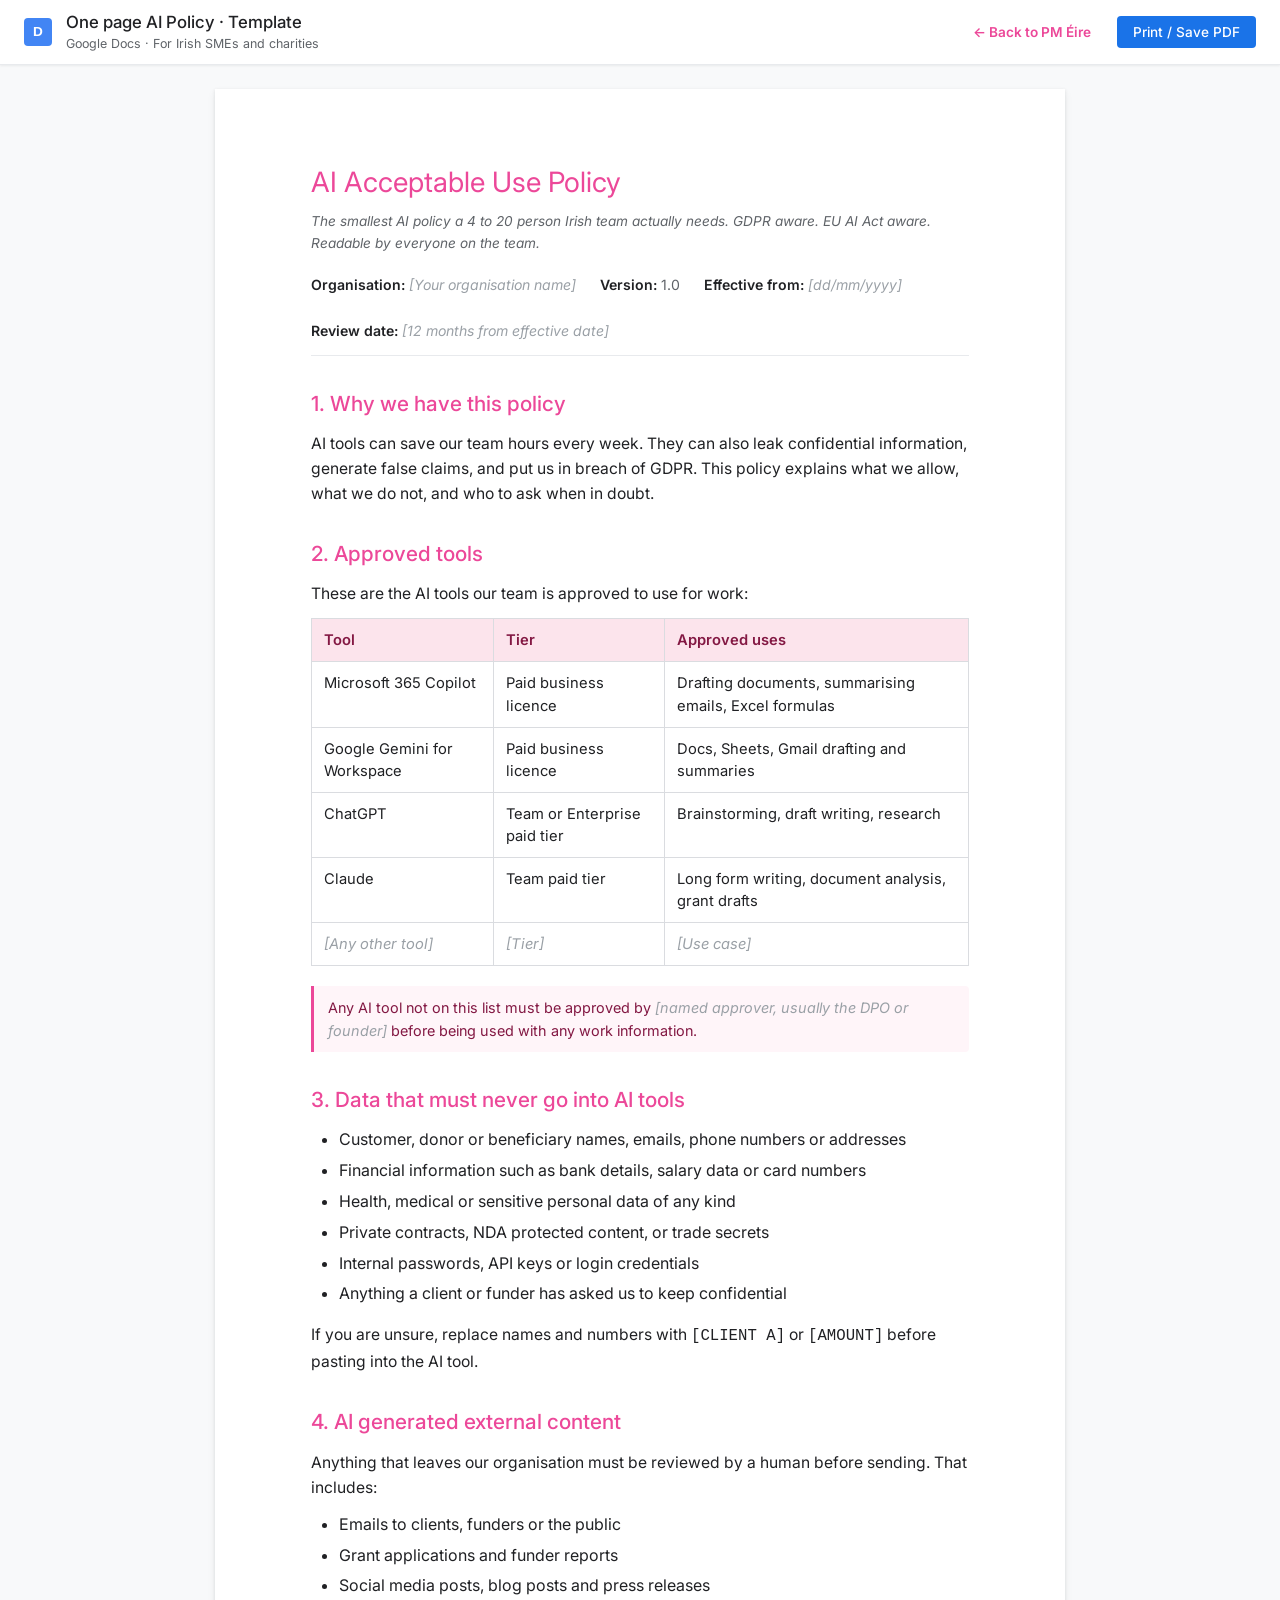
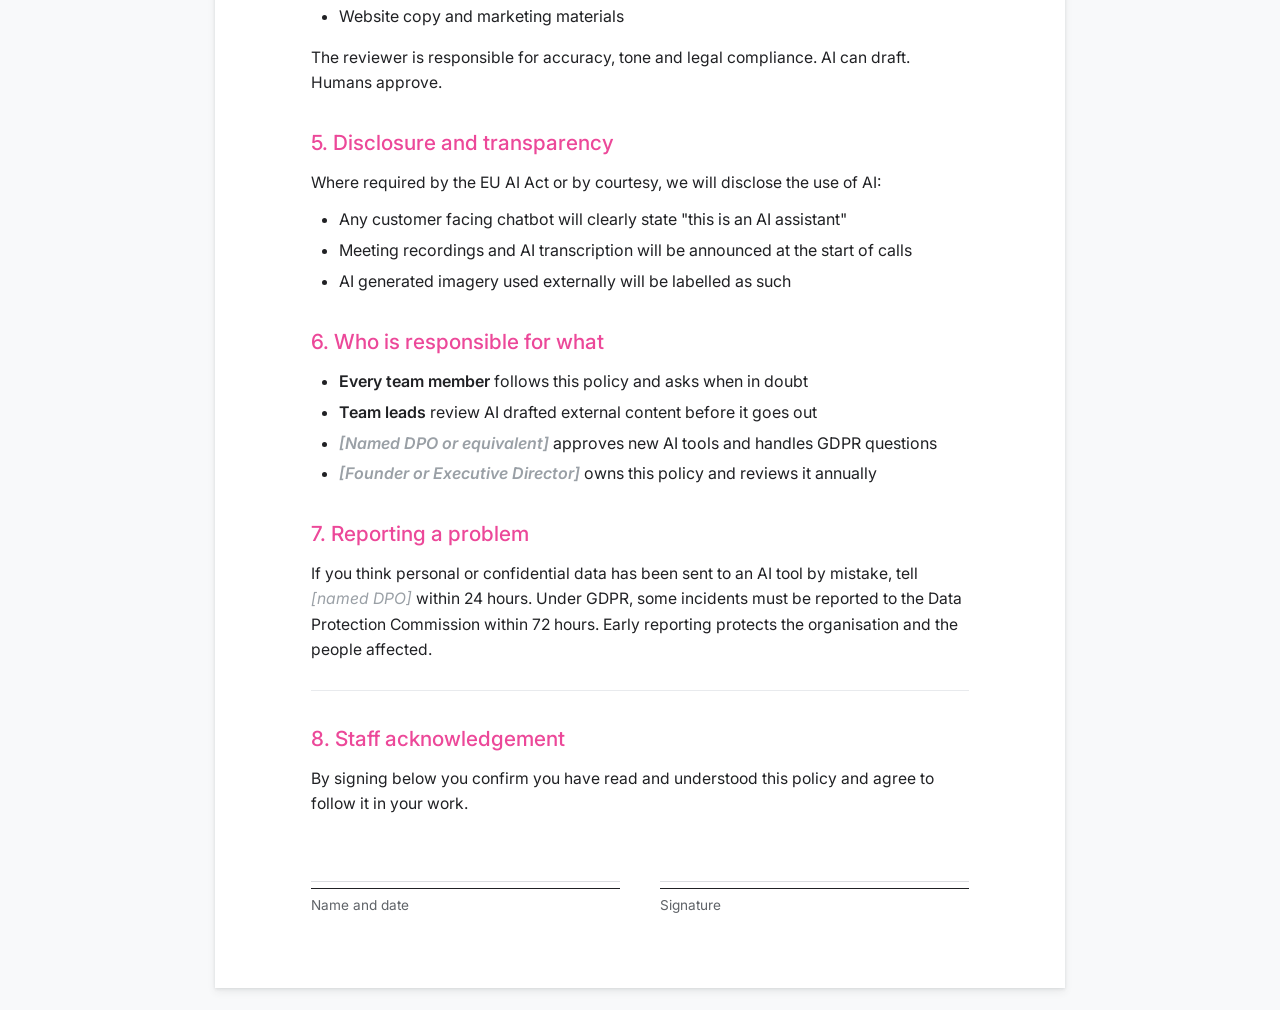
<file: ai-policy.html>
<!DOCTYPE html>
<html lang="en">
<head>
<meta charset="UTF-8">
<meta name="viewport" content="width=device-width, initial-scale=1.0">
<title>One page AI Policy Template · PM Éire</title>
<link href="https://fonts.googleapis.com/css2?family=Inter:wght@300;400;500;600;700&display=swap" rel="stylesheet">
<link rel="stylesheet" href="shared.css">
</head>
<body>

<div class="gdoc-bar">
  <div class="gdoc-logo">D</div>
  <div class="gdoc-title">
    <strong>One page AI Policy · Template</strong>
    <small>Google Docs · For Irish SMEs and charities</small>
  </div>
  <a href="../tools.html#templates" class="back-link">← Back to PM Éire</a>
  <button class="copy-btn" onclick="window.print()">Print / Save PDF</button>
</div>

<article class="gdoc-page">

  <h1>AI Acceptable Use Policy</h1>
  <p class="sub">The smallest AI policy a 4 to 20 person Irish team actually needs. GDPR aware. EU AI Act aware. Readable by everyone on the team.</p>

  <div class="meta-line">
    <span><strong>Organisation:</strong> <span class="placeholder">[Your organisation name]</span></span>
    <span><strong>Version:</strong> 1.0</span>
    <span><strong>Effective from:</strong> <span class="placeholder">[dd/mm/yyyy]</span></span>
    <span><strong>Review date:</strong> <span class="placeholder">[12 months from effective date]</span></span>
  </div>

  <h2>1. Why we have this policy</h2>
  <p>AI tools can save our team hours every week. They can also leak confidential information, generate false claims, and put us in breach of GDPR. This policy explains what we allow, what we do not, and who to ask when in doubt.</p>

  <h2>2. Approved tools</h2>
  <p>These are the AI tools our team is approved to use for work:</p>
  <table>
    <thead>
      <tr><th>Tool</th><th>Tier</th><th>Approved uses</th></tr>
    </thead>
    <tbody>
      <tr>
        <td>Microsoft 365 Copilot</td>
        <td>Paid business licence</td>
        <td>Drafting documents, summarising emails, Excel formulas</td>
      </tr>
      <tr>
        <td>Google Gemini for Workspace</td>
        <td>Paid business licence</td>
        <td>Docs, Sheets, Gmail drafting and summaries</td>
      </tr>
      <tr>
        <td>ChatGPT</td>
        <td>Team or Enterprise paid tier</td>
        <td>Brainstorming, draft writing, research</td>
      </tr>
      <tr>
        <td>Claude</td>
        <td>Team paid tier</td>
        <td>Long form writing, document analysis, grant drafts</td>
      </tr>
      <tr>
        <td class="placeholder">[Any other tool]</td>
        <td class="placeholder">[Tier]</td>
        <td class="placeholder">[Use case]</td>
      </tr>
    </tbody>
  </table>
  <p class="hint">Any AI tool not on this list must be approved by <span class="placeholder">[named approver, usually the DPO or founder]</span> before being used with any work information.</p>

  <h2>3. Data that must never go into AI tools</h2>
  <ul>
    <li>Customer, donor or beneficiary names, emails, phone numbers or addresses</li>
    <li>Financial information such as bank details, salary data or card numbers</li>
    <li>Health, medical or sensitive personal data of any kind</li>
    <li>Private contracts, NDA protected content, or trade secrets</li>
    <li>Internal passwords, API keys or login credentials</li>
    <li>Anything a client or funder has asked us to keep confidential</li>
  </ul>
  <p>If you are unsure, replace names and numbers with <code>[CLIENT A]</code> or <code>[AMOUNT]</code> before pasting into the AI tool.</p>

  <h2>4. AI generated external content</h2>
  <p>Anything that leaves our organisation must be reviewed by a human before sending. That includes:</p>
  <ul>
    <li>Emails to clients, funders or the public</li>
    <li>Grant applications and funder reports</li>
    <li>Social media posts, blog posts and press releases</li>
    <li>Website copy and marketing materials</li>
  </ul>
  <p>The reviewer is responsible for accuracy, tone and legal compliance. AI can draft. Humans approve.</p>

  <h2>5. Disclosure and transparency</h2>
  <p>Where required by the EU AI Act or by courtesy, we will disclose the use of AI:</p>
  <ul>
    <li>Any customer facing chatbot will clearly state "this is an AI assistant"</li>
    <li>Meeting recordings and AI transcription will be announced at the start of calls</li>
    <li>AI generated imagery used externally will be labelled as such</li>
  </ul>

  <h2>6. Who is responsible for what</h2>
  <ul>
    <li><strong>Every team member</strong> follows this policy and asks when in doubt</li>
    <li><strong>Team leads</strong> review AI drafted external content before it goes out</li>
    <li><strong><span class="placeholder">[Named DPO or equivalent]</span></strong> approves new AI tools and handles GDPR questions</li>
    <li><strong><span class="placeholder">[Founder or Executive Director]</span></strong> owns this policy and reviews it annually</li>
  </ul>

  <h2>7. Reporting a problem</h2>
  <p>If you think personal or confidential data has been sent to an AI tool by mistake, tell <span class="placeholder">[named DPO]</span> within 24 hours. Under GDPR, some incidents must be reported to the Data Protection Commission within 72 hours. Early reporting protects the organisation and the people affected.</p>

  <hr class="divider">

  <h2>8. Staff acknowledgement</h2>
  <p>By signing below you confirm you have read and understood this policy and agree to follow it in your work.</p>
  <div class="sig-block">
    <div>
      <div class="field-line"></div>
      <div class="sig">Name and date</div>
    </div>
    <div>
      <div class="field-line"></div>
      <div class="sig">Signature</div>
    </div>
  </div>

</article>

</body>
</html>
</file>
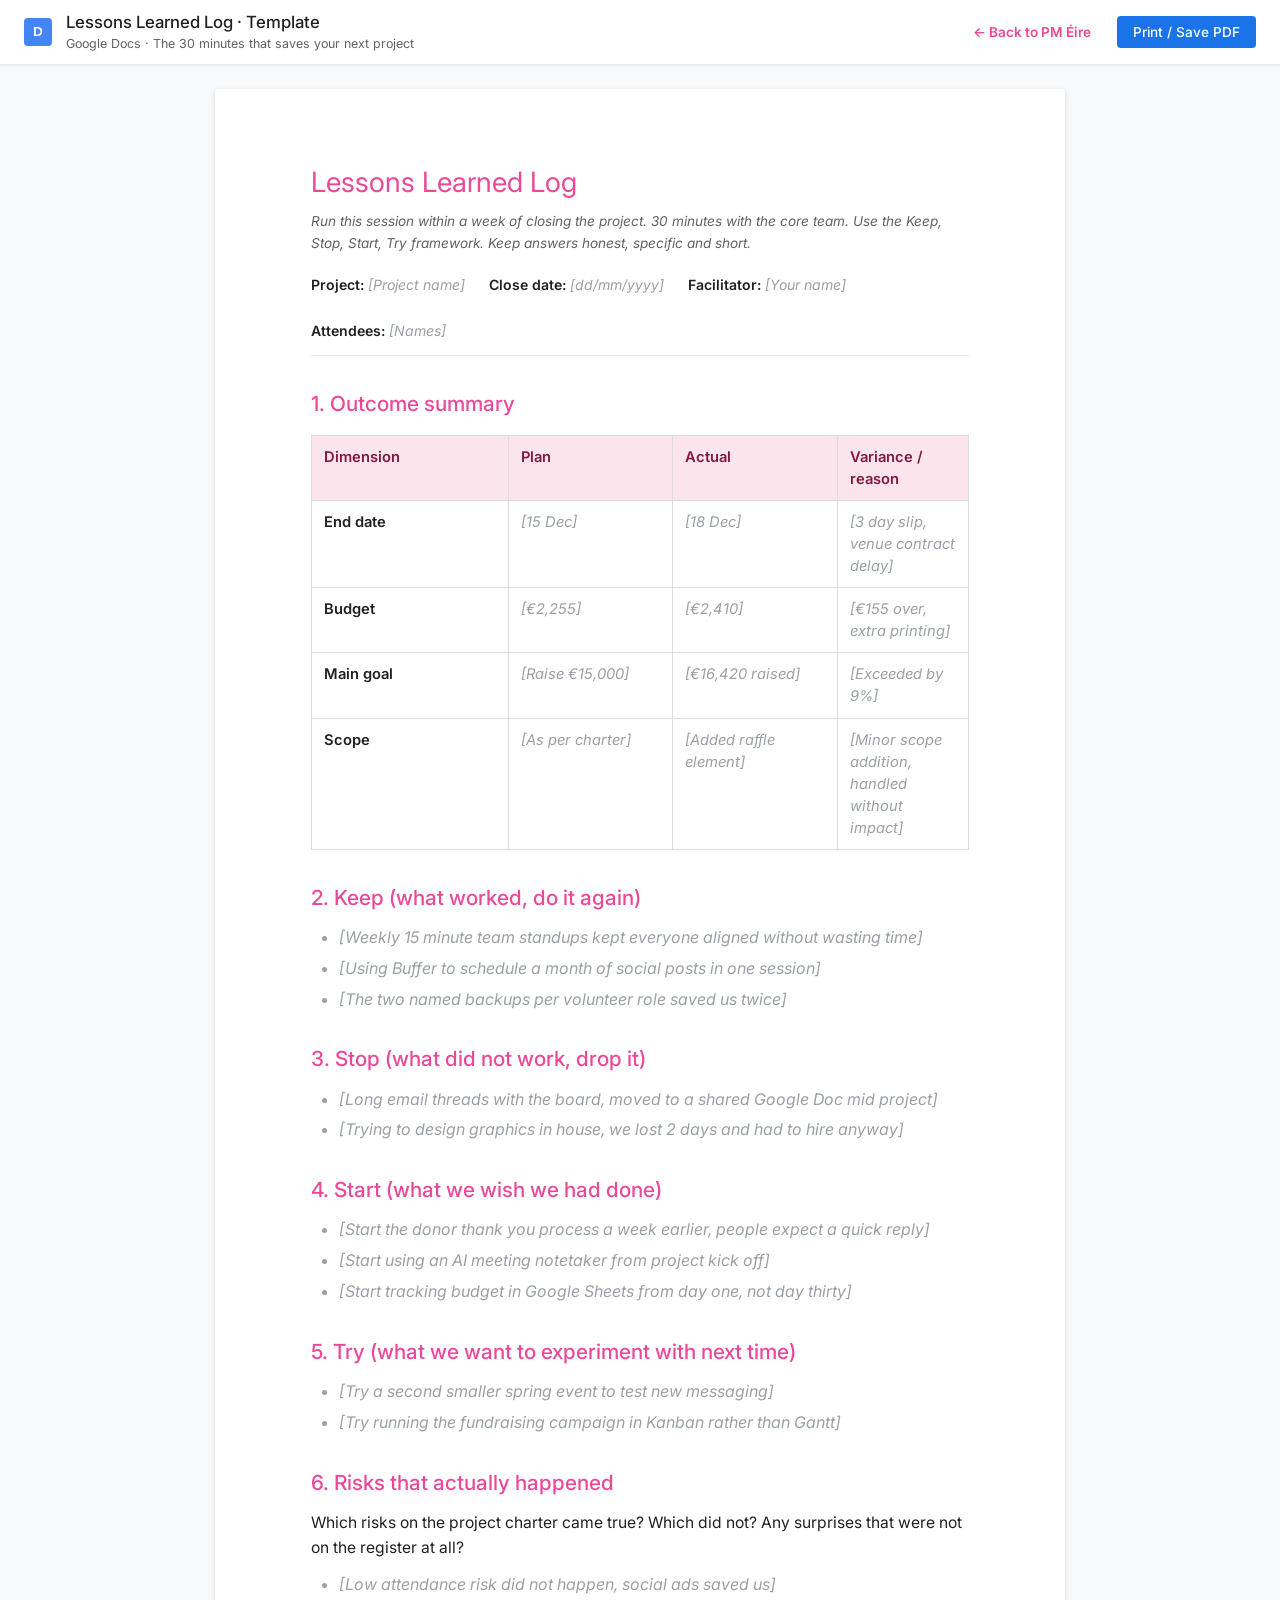
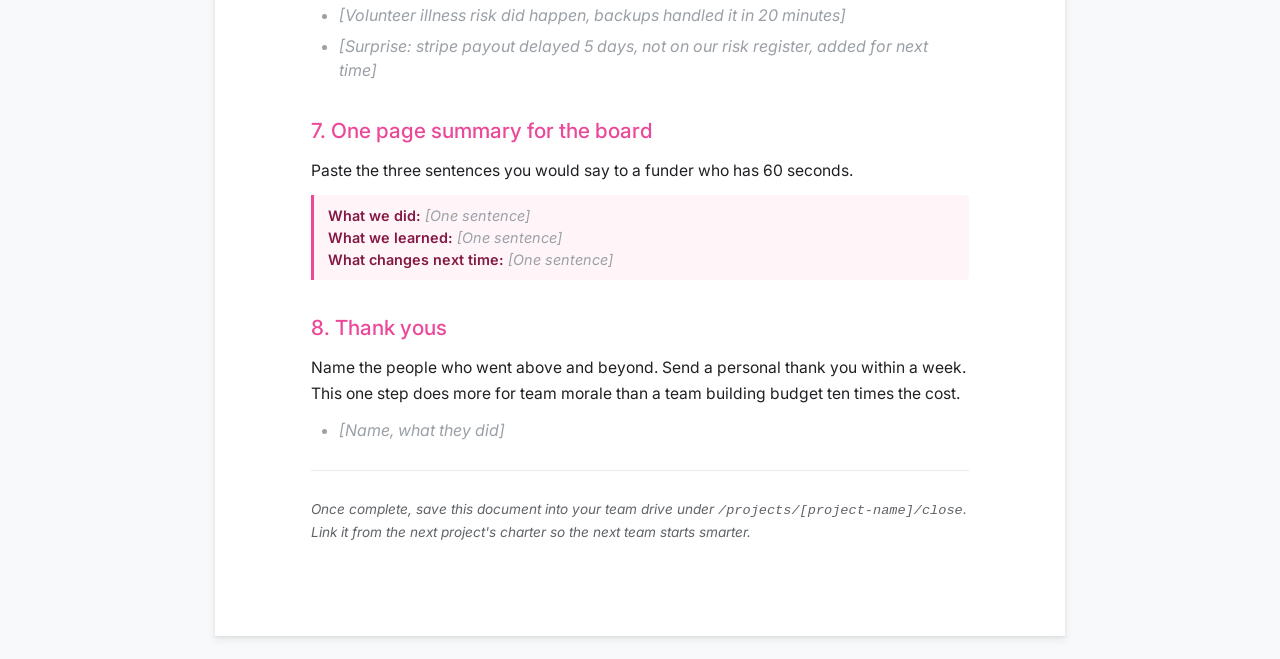
<file: lessons-learned.html>
<!DOCTYPE html>
<html lang="en">
<head>
<meta charset="UTF-8">
<meta name="viewport" content="width=device-width, initial-scale=1.0">
<title>Lessons Learned Log Template · PM Éire</title>
<link href="https://fonts.googleapis.com/css2?family=Inter:wght@300;400;500;600;700&display=swap" rel="stylesheet">
<link rel="stylesheet" href="shared.css">
</head>
<body>

<div class="gdoc-bar">
  <div class="gdoc-logo">D</div>
  <div class="gdoc-title">
    <strong>Lessons Learned Log · Template</strong>
    <small>Google Docs · The 30 minutes that saves your next project</small>
  </div>
  <a href="../tools.html#templates" class="back-link">← Back to PM Éire</a>
  <button class="copy-btn" onclick="window.print()">Print / Save PDF</button>
</div>

<article class="gdoc-page">

  <h1>Lessons Learned Log</h1>
  <p class="sub">Run this session within a week of closing the project. 30 minutes with the core team. Use the Keep, Stop, Start, Try framework. Keep answers honest, specific and short.</p>

  <div class="meta-line">
    <span><strong>Project:</strong> <span class="placeholder">[Project name]</span></span>
    <span><strong>Close date:</strong> <span class="placeholder">[dd/mm/yyyy]</span></span>
    <span><strong>Facilitator:</strong> <span class="placeholder">[Your name]</span></span>
    <span><strong>Attendees:</strong> <span class="placeholder">[Names]</span></span>
  </div>

  <h2>1. Outcome summary</h2>
  <table>
    <thead>
      <tr>
        <th style="width:30%">Dimension</th>
        <th style="width:25%">Plan</th>
        <th style="width:25%">Actual</th>
        <th>Variance / reason</th>
      </tr>
    </thead>
    <tbody>
      <tr>
        <td><strong>End date</strong></td>
        <td class="placeholder">[15 Dec]</td>
        <td class="placeholder">[18 Dec]</td>
        <td class="placeholder">[3 day slip, venue contract delay]</td>
      </tr>
      <tr>
        <td><strong>Budget</strong></td>
        <td class="placeholder">[€2,255]</td>
        <td class="placeholder">[€2,410]</td>
        <td class="placeholder">[€155 over, extra printing]</td>
      </tr>
      <tr>
        <td><strong>Main goal</strong></td>
        <td class="placeholder">[Raise €15,000]</td>
        <td class="placeholder">[€16,420 raised]</td>
        <td class="placeholder">[Exceeded by 9%]</td>
      </tr>
      <tr>
        <td><strong>Scope</strong></td>
        <td class="placeholder">[As per charter]</td>
        <td class="placeholder">[Added raffle element]</td>
        <td class="placeholder">[Minor scope addition, handled without impact]</td>
      </tr>
    </tbody>
  </table>

  <h2>2. Keep (what worked, do it again)</h2>
  <ul>
    <li class="placeholder">[Weekly 15 minute team standups kept everyone aligned without wasting time]</li>
    <li class="placeholder">[Using Buffer to schedule a month of social posts in one session]</li>
    <li class="placeholder">[The two named backups per volunteer role saved us twice]</li>
  </ul>

  <h2>3. Stop (what did not work, drop it)</h2>
  <ul>
    <li class="placeholder">[Long email threads with the board, moved to a shared Google Doc mid project]</li>
    <li class="placeholder">[Trying to design graphics in house, we lost 2 days and had to hire anyway]</li>
  </ul>

  <h2>4. Start (what we wish we had done)</h2>
  <ul>
    <li class="placeholder">[Start the donor thank you process a week earlier, people expect a quick reply]</li>
    <li class="placeholder">[Start using an AI meeting notetaker from project kick off]</li>
    <li class="placeholder">[Start tracking budget in Google Sheets from day one, not day thirty]</li>
  </ul>

  <h2>5. Try (what we want to experiment with next time)</h2>
  <ul>
    <li class="placeholder">[Try a second smaller spring event to test new messaging]</li>
    <li class="placeholder">[Try running the fundraising campaign in Kanban rather than Gantt]</li>
  </ul>

  <h2>6. Risks that actually happened</h2>
  <p>Which risks on the project charter came true? Which did not? Any surprises that were not on the register at all?</p>
  <ul>
    <li class="placeholder">[Low attendance risk did not happen, social ads saved us]</li>
    <li class="placeholder">[Volunteer illness risk did happen, backups handled it in 20 minutes]</li>
    <li class="placeholder">[Surprise: stripe payout delayed 5 days, not on our risk register, added for next time]</li>
  </ul>

  <h2>7. One page summary for the board</h2>
  <p>Paste the three sentences you would say to a funder who has 60 seconds.</p>
  <div class="hint">
    <strong>What we did:</strong> <span class="placeholder">[One sentence]</span><br>
    <strong>What we learned:</strong> <span class="placeholder">[One sentence]</span><br>
    <strong>What changes next time:</strong> <span class="placeholder">[One sentence]</span>
  </div>

  <h2>8. Thank yous</h2>
  <p>Name the people who went above and beyond. Send a personal thank you within a week. This one step does more for team morale than a team building budget ten times the cost.</p>
  <ul>
    <li class="placeholder">[Name, what they did]</li>
  </ul>

  <hr class="divider">
  <p class="sub">Once complete, save this document into your team drive under <code>/projects/[project-name]/close</code>. Link it from the next project's charter so the next team starts smarter.</p>

</article>

</body>
</html>
</file>
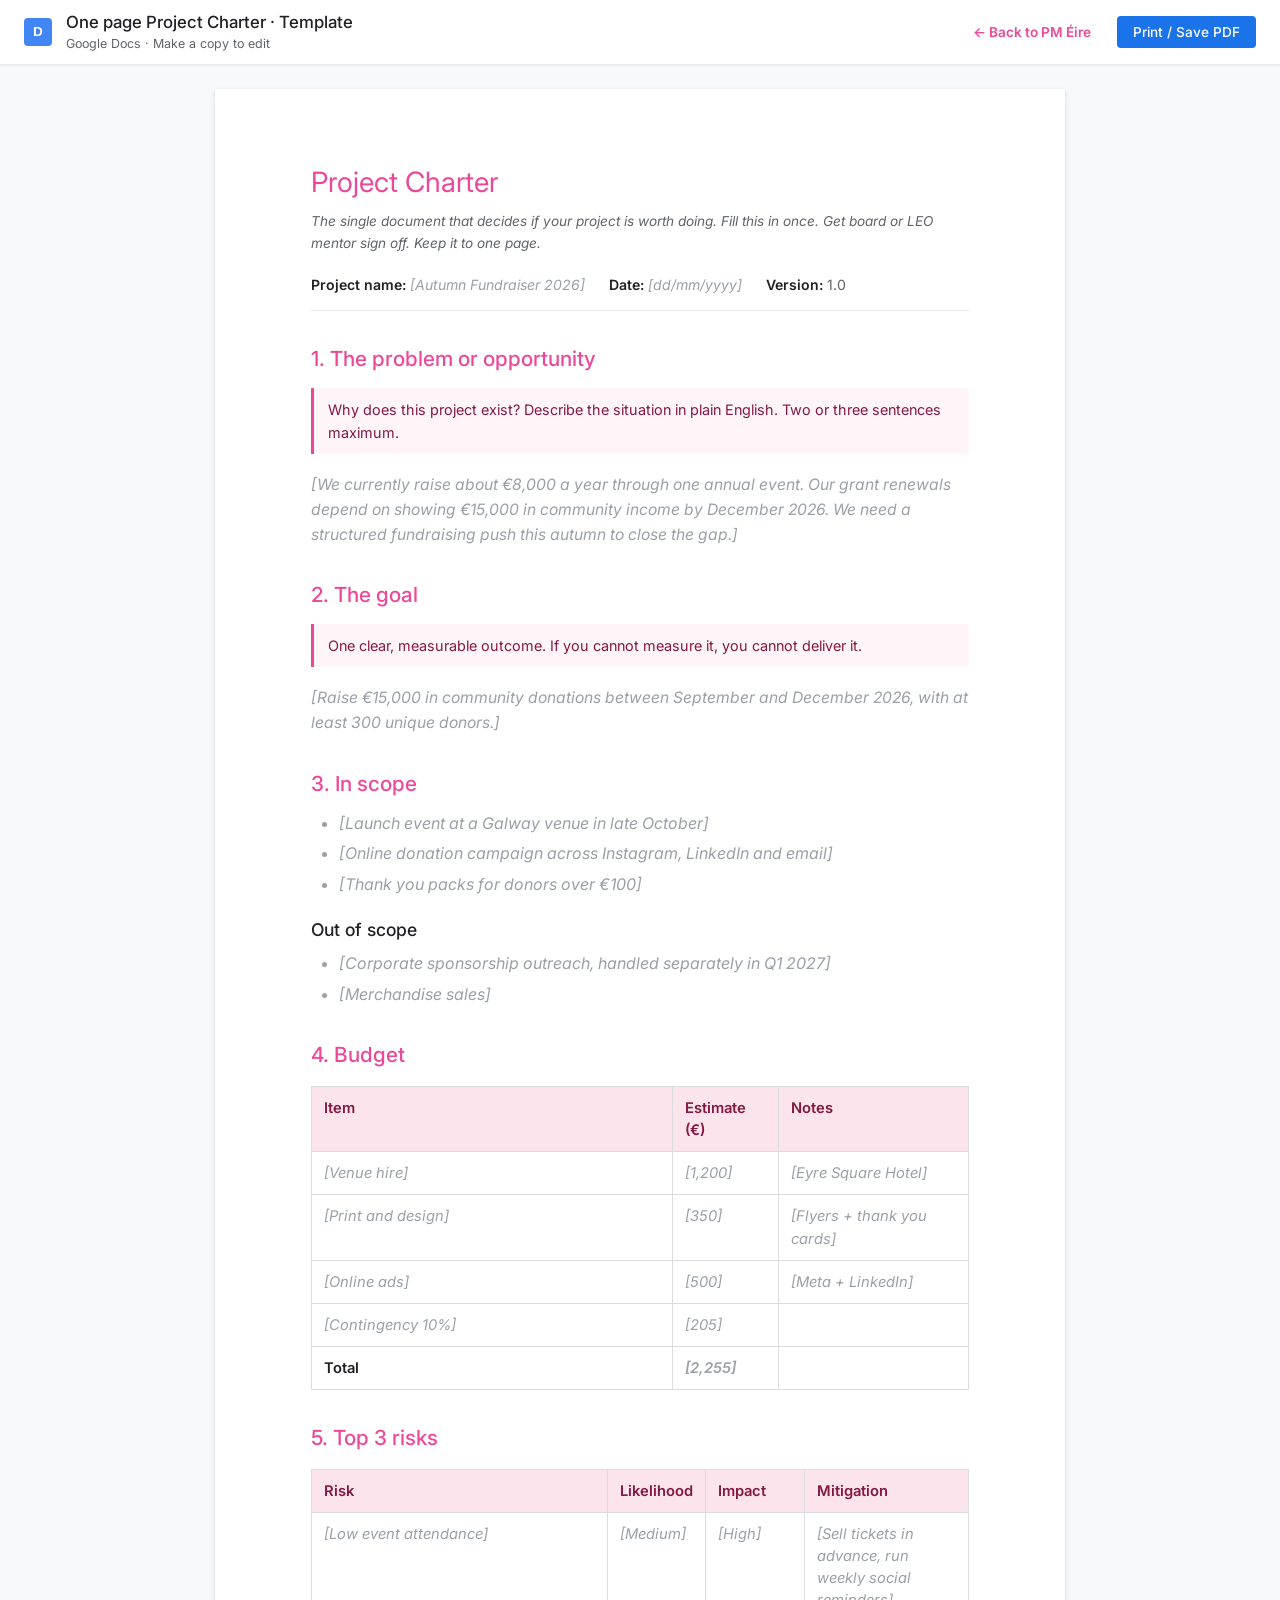
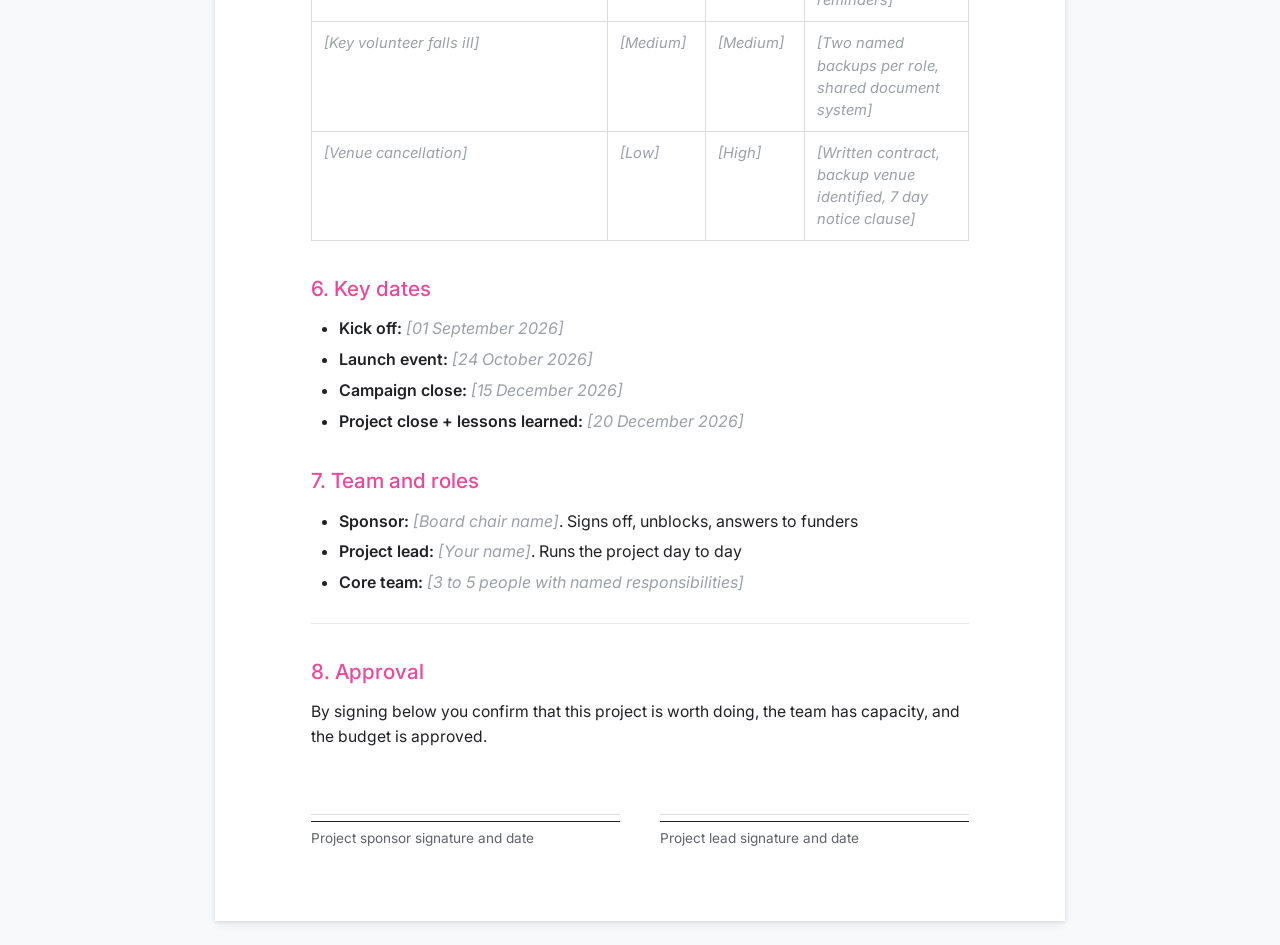
<file: project-charter.html>
<!DOCTYPE html>
<html lang="en">
<head>
<meta charset="UTF-8">
<meta name="viewport" content="width=device-width, initial-scale=1.0">
<title>Project Charter Template · PM Éire</title>
<link href="https://fonts.googleapis.com/css2?family=Inter:wght@300;400;500;600;700&display=swap" rel="stylesheet">
<link rel="stylesheet" href="shared.css">
</head>
<body>

<div class="gdoc-bar">
  <div class="gdoc-logo">D</div>
  <div class="gdoc-title">
    <strong>One page Project Charter · Template</strong>
    <small>Google Docs · Make a copy to edit</small>
  </div>
  <a href="../tools.html#templates" class="back-link">← Back to PM Éire</a>
  <button class="copy-btn" onclick="window.print()">Print / Save PDF</button>
</div>

<article class="gdoc-page">

  <h1>Project Charter</h1>
  <p class="sub">The single document that decides if your project is worth doing. Fill this in once. Get board or LEO mentor sign off. Keep it to one page.</p>

  <div class="meta-line">
    <span><strong>Project name:</strong> <span class="placeholder">[Autumn Fundraiser 2026]</span></span>
    <span><strong>Date:</strong> <span class="placeholder">[dd/mm/yyyy]</span></span>
    <span><strong>Version:</strong> 1.0</span>
  </div>

  <h2>1. The problem or opportunity</h2>
  <p class="hint">Why does this project exist? Describe the situation in plain English. Two or three sentences maximum.</p>
  <p class="placeholder">[We currently raise about €8,000 a year through one annual event. Our grant renewals depend on showing €15,000 in community income by December 2026. We need a structured fundraising push this autumn to close the gap.]</p>

  <h2>2. The goal</h2>
  <p class="hint">One clear, measurable outcome. If you cannot measure it, you cannot deliver it.</p>
  <p class="placeholder">[Raise €15,000 in community donations between September and December 2026, with at least 300 unique donors.]</p>

  <h2>3. In scope</h2>
  <ul>
    <li class="placeholder">[Launch event at a Galway venue in late October]</li>
    <li class="placeholder">[Online donation campaign across Instagram, LinkedIn and email]</li>
    <li class="placeholder">[Thank you packs for donors over €100]</li>
  </ul>

  <h3>Out of scope</h3>
  <ul>
    <li class="placeholder">[Corporate sponsorship outreach, handled separately in Q1 2027]</li>
    <li class="placeholder">[Merchandise sales]</li>
  </ul>

  <h2>4. Budget</h2>
  <table>
    <thead>
      <tr>
        <th style="width:55%">Item</th>
        <th>Estimate (€)</th>
        <th>Notes</th>
      </tr>
    </thead>
    <tbody>
      <tr><td class="placeholder">[Venue hire]</td><td class="placeholder">[1,200]</td><td class="placeholder">[Eyre Square Hotel]</td></tr>
      <tr><td class="placeholder">[Print and design]</td><td class="placeholder">[350]</td><td class="placeholder">[Flyers + thank you cards]</td></tr>
      <tr><td class="placeholder">[Online ads]</td><td class="placeholder">[500]</td><td class="placeholder">[Meta + LinkedIn]</td></tr>
      <tr><td class="placeholder">[Contingency 10%]</td><td class="placeholder">[205]</td><td></td></tr>
      <tr><td><strong>Total</strong></td><td><strong class="placeholder">[2,255]</strong></td><td></td></tr>
    </tbody>
  </table>

  <h2>5. Top 3 risks</h2>
  <table>
    <thead>
      <tr>
        <th style="width:45%">Risk</th>
        <th style="width:15%">Likelihood</th>
        <th style="width:15%">Impact</th>
        <th>Mitigation</th>
      </tr>
    </thead>
    <tbody>
      <tr>
        <td class="placeholder">[Low event attendance]</td>
        <td class="placeholder">[Medium]</td>
        <td class="placeholder">[High]</td>
        <td class="placeholder">[Sell tickets in advance, run weekly social reminders]</td>
      </tr>
      <tr>
        <td class="placeholder">[Key volunteer falls ill]</td>
        <td class="placeholder">[Medium]</td>
        <td class="placeholder">[Medium]</td>
        <td class="placeholder">[Two named backups per role, shared document system]</td>
      </tr>
      <tr>
        <td class="placeholder">[Venue cancellation]</td>
        <td class="placeholder">[Low]</td>
        <td class="placeholder">[High]</td>
        <td class="placeholder">[Written contract, backup venue identified, 7 day notice clause]</td>
      </tr>
    </tbody>
  </table>

  <h2>6. Key dates</h2>
  <ul>
    <li><strong>Kick off:</strong> <span class="placeholder">[01 September 2026]</span></li>
    <li><strong>Launch event:</strong> <span class="placeholder">[24 October 2026]</span></li>
    <li><strong>Campaign close:</strong> <span class="placeholder">[15 December 2026]</span></li>
    <li><strong>Project close + lessons learned:</strong> <span class="placeholder">[20 December 2026]</span></li>
  </ul>

  <h2>7. Team and roles</h2>
  <ul>
    <li><strong>Sponsor:</strong> <span class="placeholder">[Board chair name]</span>. Signs off, unblocks, answers to funders</li>
    <li><strong>Project lead:</strong> <span class="placeholder">[Your name]</span>. Runs the project day to day</li>
    <li><strong>Core team:</strong> <span class="placeholder">[3 to 5 people with named responsibilities]</span></li>
  </ul>

  <hr class="divider">

  <h2>8. Approval</h2>
  <p>By signing below you confirm that this project is worth doing, the team has capacity, and the budget is approved.</p>

  <div class="sig-block">
    <div>
      <div class="field-line"></div>
      <div class="sig">Project sponsor signature and date</div>
    </div>
    <div>
      <div class="field-line"></div>
      <div class="sig">Project lead signature and date</div>
    </div>
  </div>

</article>

</body>
</html>
</file>
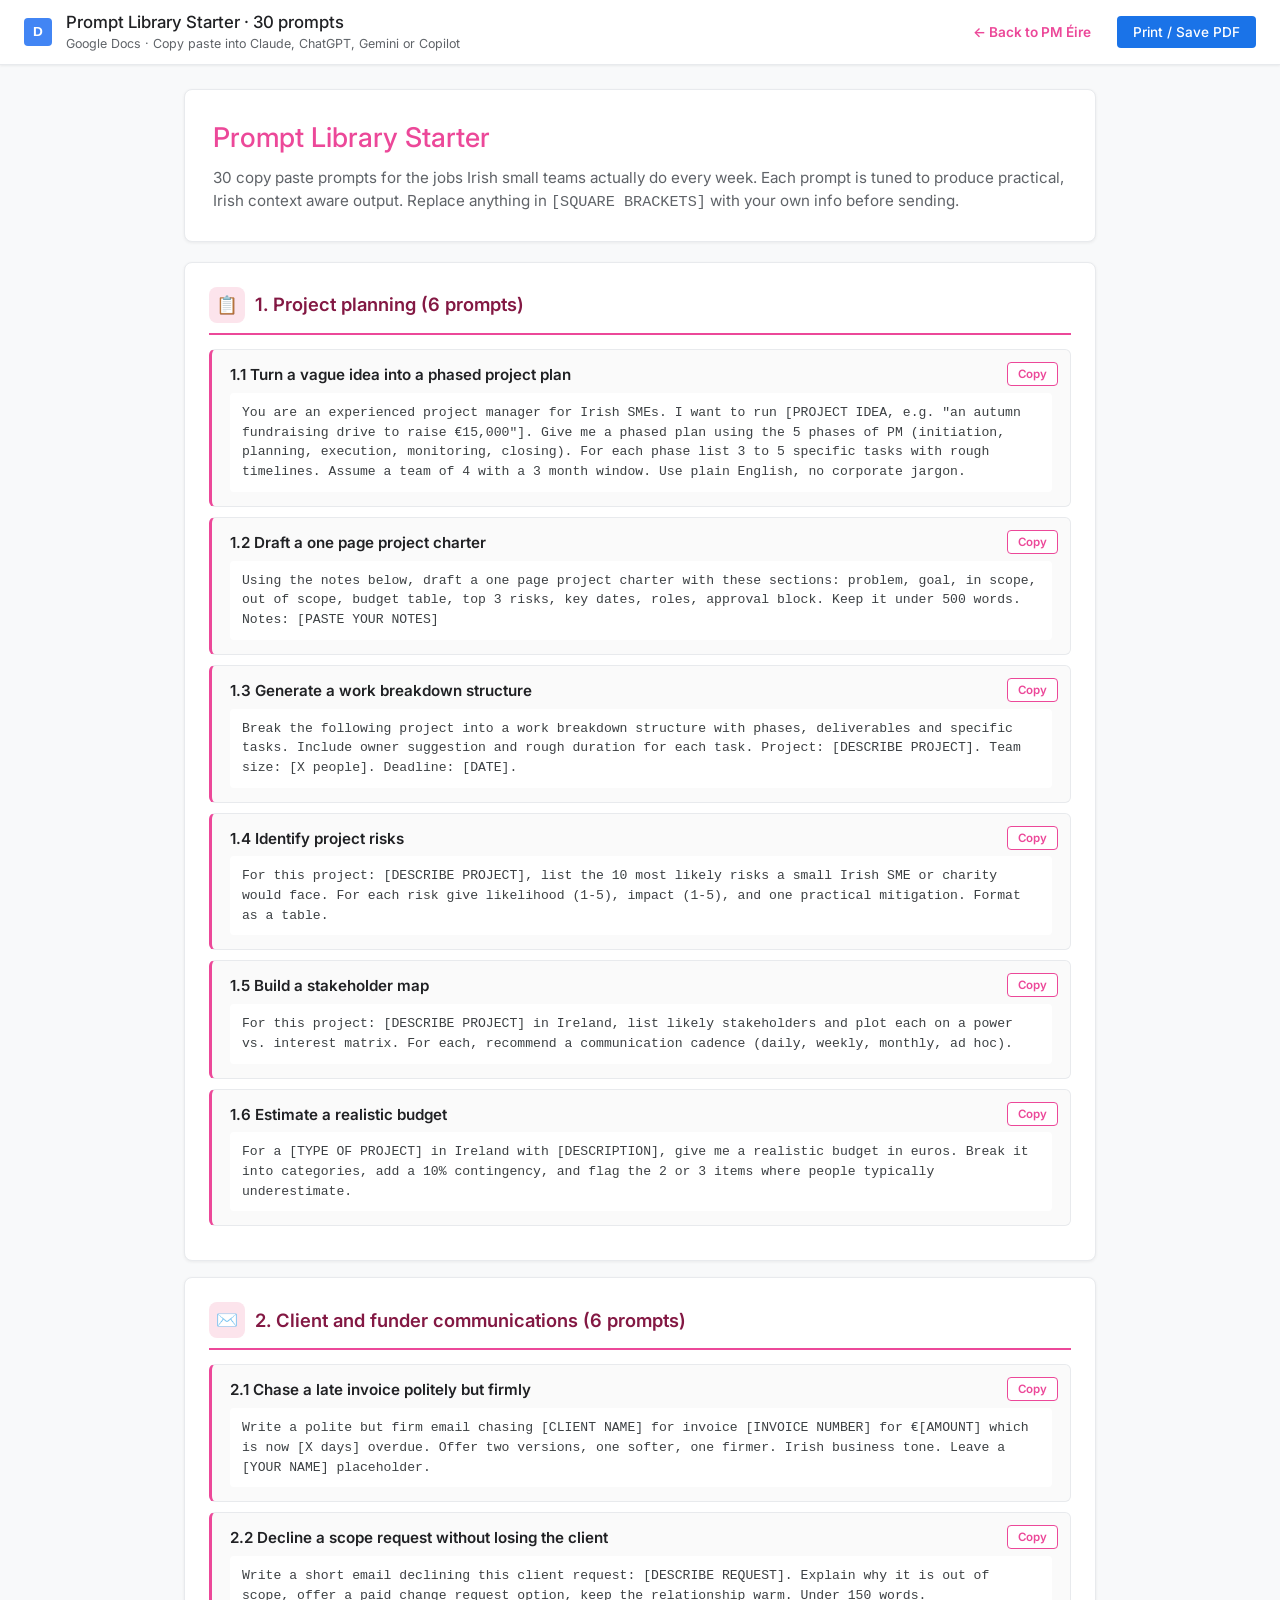
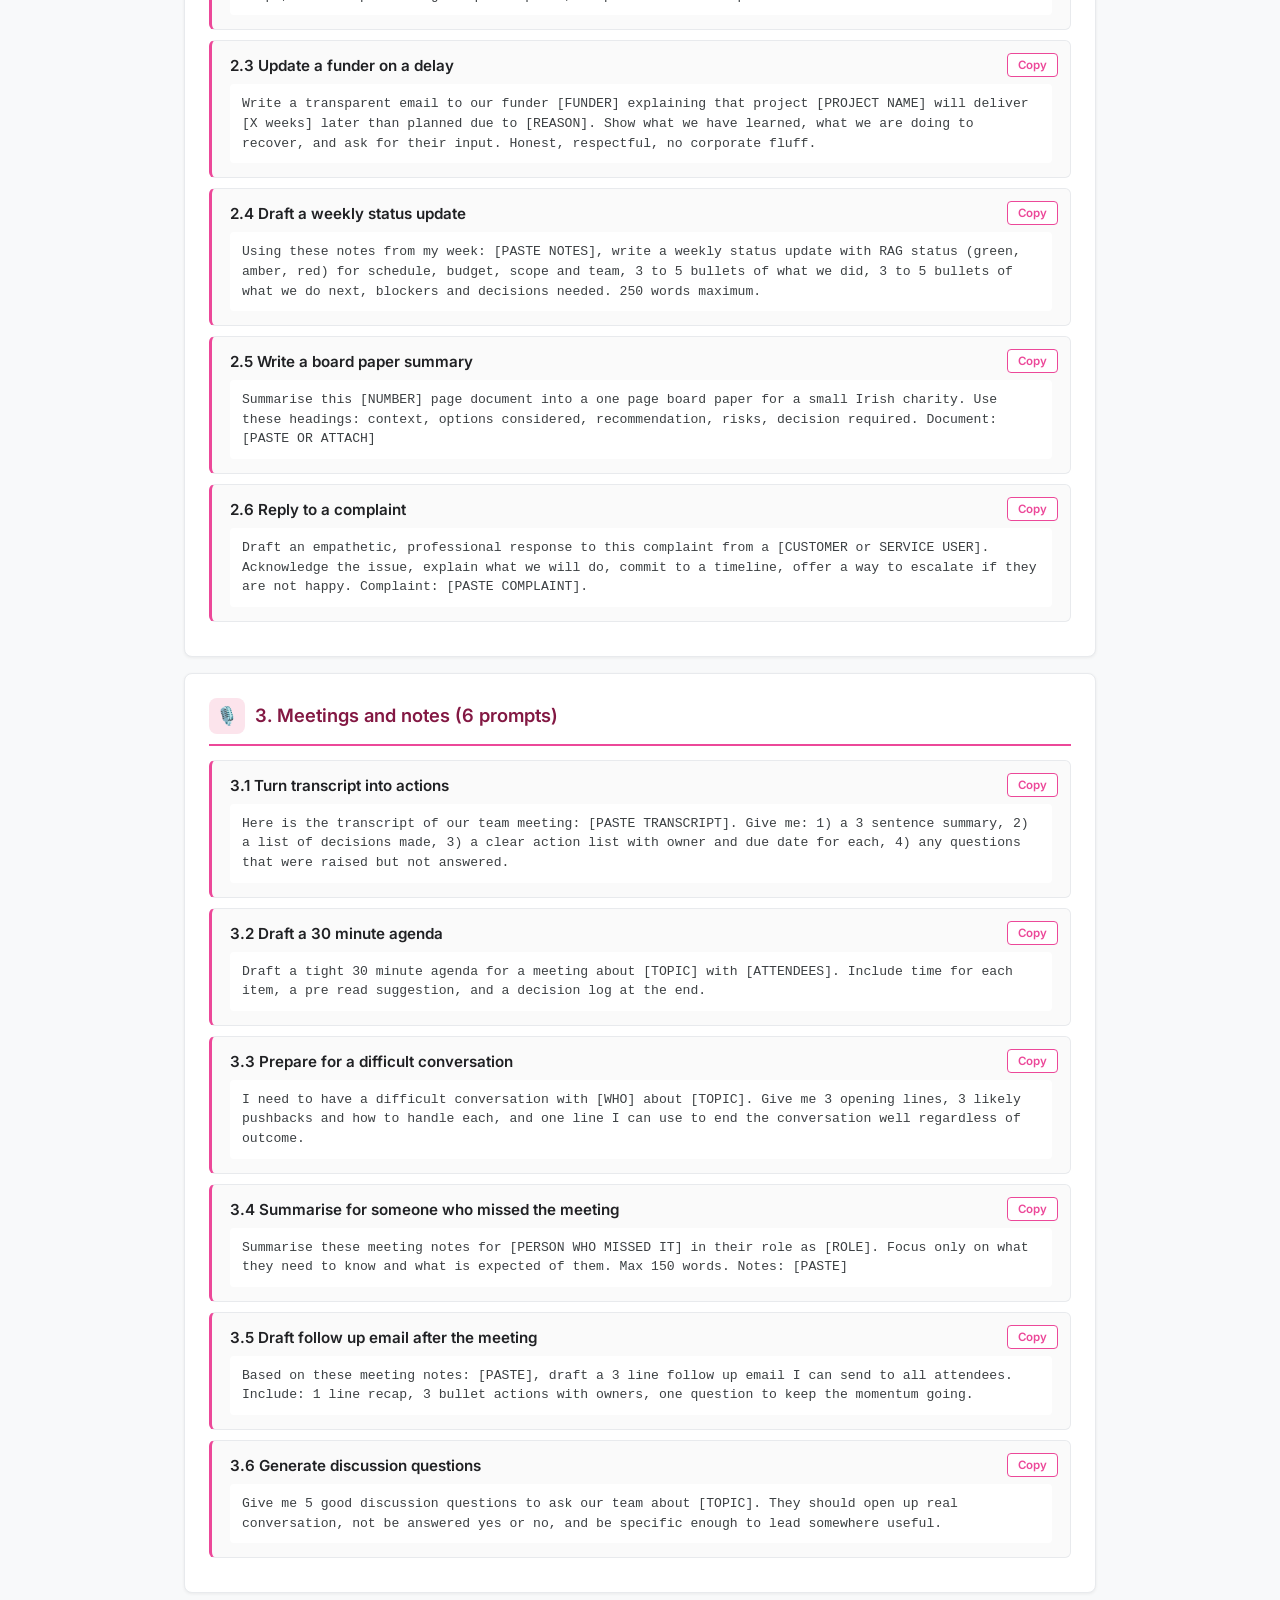
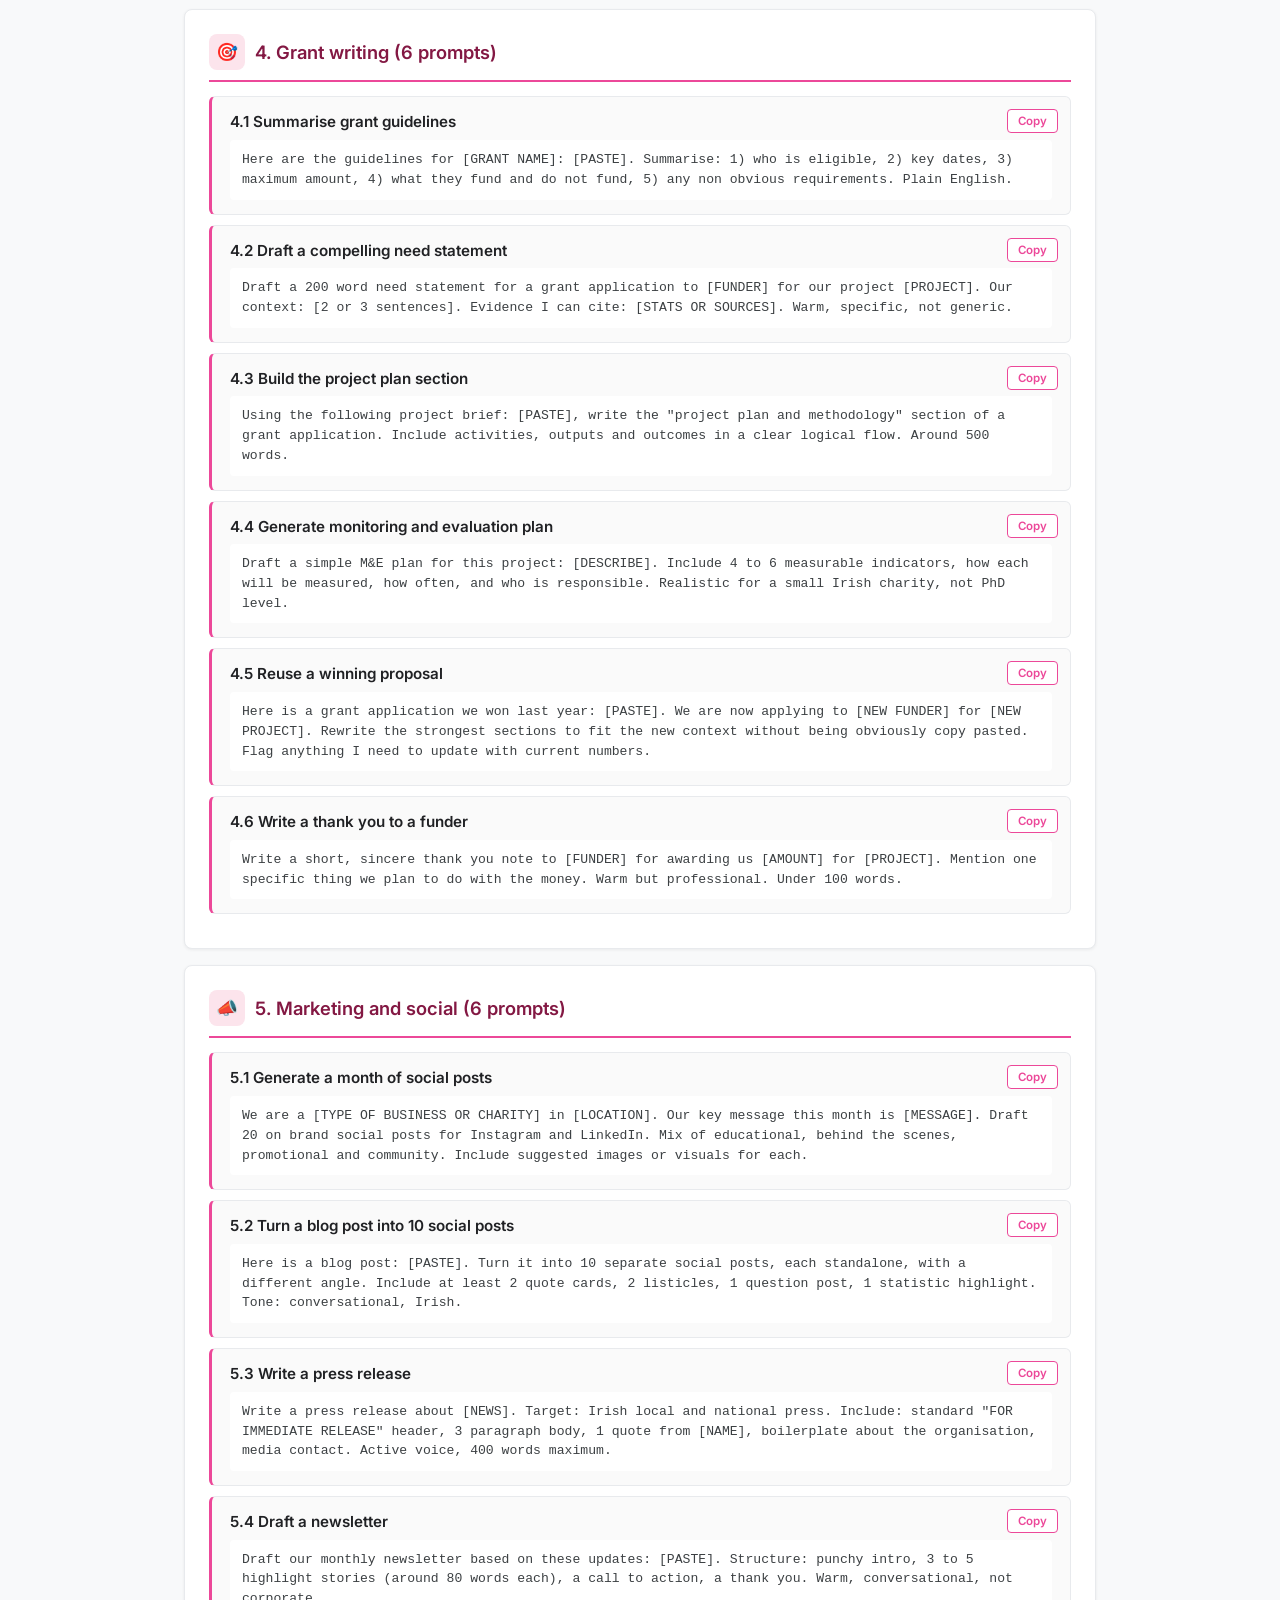
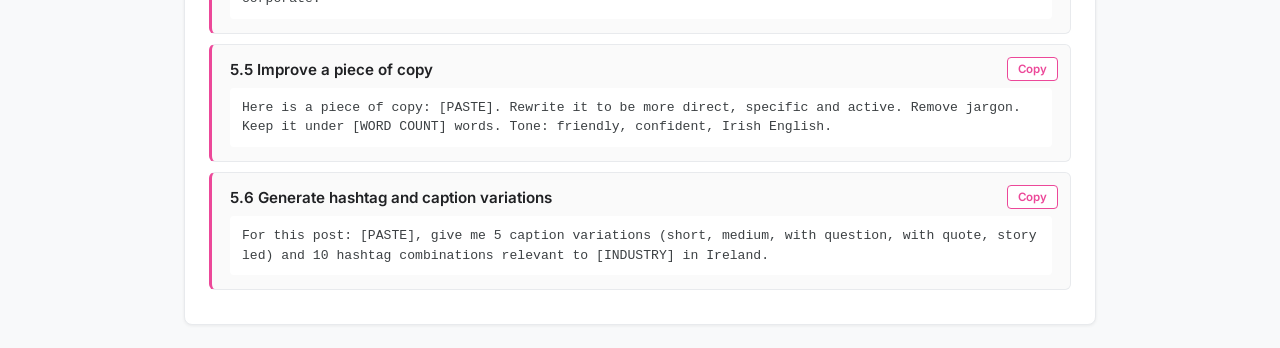
<file: prompt-library.html>
<!DOCTYPE html>
<html lang="en">
<head>
<meta charset="UTF-8">
<meta name="viewport" content="width=device-width, initial-scale=1.0">
<title>Prompt Library Starter · PM Éire</title>
<link href="https://fonts.googleapis.com/css2?family=Inter:wght@300;400;500;600;700&display=swap" rel="stylesheet">
<link rel="stylesheet" href="shared.css">
<style>
.prompt-wrap {
  max-width: 960px;
  margin: 24px auto;
  padding: 0 24px;
}
.prompt-intro {
  background: white;
  padding: 28px;
  border-radius: 8px;
  border: 1px solid #e8eaed;
  margin-bottom: 20px;
  box-shadow: 0 1px 3px rgba(60,64,67,0.08);
}
.prompt-intro h1 {
  font-size: 1.7rem;
  font-weight: 500;
  color: #ec4899;
  margin-bottom: 8px;
}
.prompt-intro p { color: #5f6368; font-size: 0.95rem; }
.cat-block {
  background: white;
  padding: 24px;
  margin-bottom: 16px;
  border-radius: 8px;
  border: 1px solid #e8eaed;
  box-shadow: 0 1px 3px rgba(60,64,67,0.08);
}
.cat-title {
  display: flex;
  align-items: center;
  gap: 10px;
  margin-bottom: 14px;
  padding-bottom: 10px;
  border-bottom: 2px solid #ec4899;
}
.cat-title .icon {
  width: 36px; height: 36px;
  border-radius: 8px;
  background: #fce4ec;
  color: #831843;
  display: flex;
  align-items: center;
  justify-content: center;
  font-size: 1.1rem;
}
.cat-title h3 {
  font-size: 1.15rem;
  color: #831843;
  font-weight: 600;
  margin: 0;
}
.prompt-card {
  background: #fafafa;
  border: 1px solid #e8eaed;
  border-left: 3px solid #ec4899;
  border-radius: 6px;
  padding: 14px 18px;
  margin-bottom: 10px;
  position: relative;
}
.prompt-card h4 {
  font-size: 0.95rem;
  font-weight: 600;
  color: #202124;
  margin-bottom: 6px;
}
.prompt-card .prompt-text {
  font-family: 'Monaco', 'Consolas', monospace;
  font-size: 0.82rem;
  color: #3c4043;
  white-space: pre-wrap;
  background: white;
  padding: 10px 12px;
  border-radius: 4px;
  line-height: 1.5;
  margin-top: 6px;
}
.copy-prompt {
  position: absolute;
  top: 12px; right: 12px;
  background: white;
  border: 1px solid #ec4899;
  color: #ec4899;
  font-size: 0.72rem;
  font-weight: 600;
  padding: 4px 10px;
  border-radius: 4px;
  cursor: pointer;
  font-family: inherit;
}
.copy-prompt:hover { background: #ec4899; color: white; }
.copy-prompt.copied { background: #137333; color: white; border-color: #137333; }
</style>
</head>
<body class="gsheet-wrap">

<div class="gdoc-bar">
  <div class="gdoc-logo">D</div>
  <div class="gdoc-title">
    <strong>Prompt Library Starter · 30 prompts</strong>
    <small>Google Docs · Copy paste into Claude, ChatGPT, Gemini or Copilot</small>
  </div>
  <a href="../tools.html#templates" class="back-link">← Back to PM Éire</a>
  <button class="copy-btn" onclick="window.print()">Print / Save PDF</button>
</div>

<div class="prompt-wrap">

<div class="prompt-intro">
  <h1>Prompt Library Starter</h1>
  <p>30 copy paste prompts for the jobs Irish small teams actually do every week. Each prompt is tuned to produce practical, Irish context aware output. Replace anything in <code>[SQUARE BRACKETS]</code> with your own info before sending.</p>
</div>

<!-- 1. PROJECT PLANNING -->
<div class="cat-block">
  <div class="cat-title">
    <div class="icon">📋</div>
    <h3>1. Project planning (6 prompts)</h3>
  </div>

  <div class="prompt-card">
    <button class="copy-prompt" onclick="copyPrompt(this)">Copy</button>
    <h4>1.1 Turn a vague idea into a phased project plan</h4>
    <div class="prompt-text">You are an experienced project manager for Irish SMEs. I want to run [PROJECT IDEA, e.g. "an autumn fundraising drive to raise €15,000"]. Give me a phased plan using the 5 phases of PM (initiation, planning, execution, monitoring, closing). For each phase list 3 to 5 specific tasks with rough timelines. Assume a team of 4 with a 3 month window. Use plain English, no corporate jargon.</div>
  </div>

  <div class="prompt-card">
    <button class="copy-prompt" onclick="copyPrompt(this)">Copy</button>
    <h4>1.2 Draft a one page project charter</h4>
    <div class="prompt-text">Using the notes below, draft a one page project charter with these sections: problem, goal, in scope, out of scope, budget table, top 3 risks, key dates, roles, approval block. Keep it under 500 words. Notes: [PASTE YOUR NOTES]</div>
  </div>

  <div class="prompt-card">
    <button class="copy-prompt" onclick="copyPrompt(this)">Copy</button>
    <h4>1.3 Generate a work breakdown structure</h4>
    <div class="prompt-text">Break the following project into a work breakdown structure with phases, deliverables and specific tasks. Include owner suggestion and rough duration for each task. Project: [DESCRIBE PROJECT]. Team size: [X people]. Deadline: [DATE].</div>
  </div>

  <div class="prompt-card">
    <button class="copy-prompt" onclick="copyPrompt(this)">Copy</button>
    <h4>1.4 Identify project risks</h4>
    <div class="prompt-text">For this project: [DESCRIBE PROJECT], list the 10 most likely risks a small Irish SME or charity would face. For each risk give likelihood (1-5), impact (1-5), and one practical mitigation. Format as a table.</div>
  </div>

  <div class="prompt-card">
    <button class="copy-prompt" onclick="copyPrompt(this)">Copy</button>
    <h4>1.5 Build a stakeholder map</h4>
    <div class="prompt-text">For this project: [DESCRIBE PROJECT] in Ireland, list likely stakeholders and plot each on a power vs. interest matrix. For each, recommend a communication cadence (daily, weekly, monthly, ad hoc).</div>
  </div>

  <div class="prompt-card">
    <button class="copy-prompt" onclick="copyPrompt(this)">Copy</button>
    <h4>1.6 Estimate a realistic budget</h4>
    <div class="prompt-text">For a [TYPE OF PROJECT] in Ireland with [DESCRIPTION], give me a realistic budget in euros. Break it into categories, add a 10% contingency, and flag the 2 or 3 items where people typically underestimate.</div>
  </div>
</div>

<!-- 2. CLIENT & FUNDER COMMS -->
<div class="cat-block">
  <div class="cat-title">
    <div class="icon">✉️</div>
    <h3>2. Client and funder communications (6 prompts)</h3>
  </div>

  <div class="prompt-card">
    <button class="copy-prompt" onclick="copyPrompt(this)">Copy</button>
    <h4>2.1 Chase a late invoice politely but firmly</h4>
    <div class="prompt-text">Write a polite but firm email chasing [CLIENT NAME] for invoice [INVOICE NUMBER] for €[AMOUNT] which is now [X days] overdue. Offer two versions, one softer, one firmer. Irish business tone. Leave a [YOUR NAME] placeholder.</div>
  </div>

  <div class="prompt-card">
    <button class="copy-prompt" onclick="copyPrompt(this)">Copy</button>
    <h4>2.2 Decline a scope request without losing the client</h4>
    <div class="prompt-text">Write a short email declining this client request: [DESCRIBE REQUEST]. Explain why it is out of scope, offer a paid change request option, keep the relationship warm. Under 150 words.</div>
  </div>

  <div class="prompt-card">
    <button class="copy-prompt" onclick="copyPrompt(this)">Copy</button>
    <h4>2.3 Update a funder on a delay</h4>
    <div class="prompt-text">Write a transparent email to our funder [FUNDER] explaining that project [PROJECT NAME] will deliver [X weeks] later than planned due to [REASON]. Show what we have learned, what we are doing to recover, and ask for their input. Honest, respectful, no corporate fluff.</div>
  </div>

  <div class="prompt-card">
    <button class="copy-prompt" onclick="copyPrompt(this)">Copy</button>
    <h4>2.4 Draft a weekly status update</h4>
    <div class="prompt-text">Using these notes from my week: [PASTE NOTES], write a weekly status update with RAG status (green, amber, red) for schedule, budget, scope and team, 3 to 5 bullets of what we did, 3 to 5 bullets of what we do next, blockers and decisions needed. 250 words maximum.</div>
  </div>

  <div class="prompt-card">
    <button class="copy-prompt" onclick="copyPrompt(this)">Copy</button>
    <h4>2.5 Write a board paper summary</h4>
    <div class="prompt-text">Summarise this [NUMBER] page document into a one page board paper for a small Irish charity. Use these headings: context, options considered, recommendation, risks, decision required. Document: [PASTE OR ATTACH]</div>
  </div>

  <div class="prompt-card">
    <button class="copy-prompt" onclick="copyPrompt(this)">Copy</button>
    <h4>2.6 Reply to a complaint</h4>
    <div class="prompt-text">Draft an empathetic, professional response to this complaint from a [CUSTOMER or SERVICE USER]. Acknowledge the issue, explain what we will do, commit to a timeline, offer a way to escalate if they are not happy. Complaint: [PASTE COMPLAINT].</div>
  </div>
</div>

<!-- 3. MEETINGS & NOTES -->
<div class="cat-block">
  <div class="cat-title">
    <div class="icon">🎙️</div>
    <h3>3. Meetings and notes (6 prompts)</h3>
  </div>

  <div class="prompt-card">
    <button class="copy-prompt" onclick="copyPrompt(this)">Copy</button>
    <h4>3.1 Turn transcript into actions</h4>
    <div class="prompt-text">Here is the transcript of our team meeting: [PASTE TRANSCRIPT]. Give me: 1) a 3 sentence summary, 2) a list of decisions made, 3) a clear action list with owner and due date for each, 4) any questions that were raised but not answered.</div>
  </div>

  <div class="prompt-card">
    <button class="copy-prompt" onclick="copyPrompt(this)">Copy</button>
    <h4>3.2 Draft a 30 minute agenda</h4>
    <div class="prompt-text">Draft a tight 30 minute agenda for a meeting about [TOPIC] with [ATTENDEES]. Include time for each item, a pre read suggestion, and a decision log at the end.</div>
  </div>

  <div class="prompt-card">
    <button class="copy-prompt" onclick="copyPrompt(this)">Copy</button>
    <h4>3.3 Prepare for a difficult conversation</h4>
    <div class="prompt-text">I need to have a difficult conversation with [WHO] about [TOPIC]. Give me 3 opening lines, 3 likely pushbacks and how to handle each, and one line I can use to end the conversation well regardless of outcome.</div>
  </div>

  <div class="prompt-card">
    <button class="copy-prompt" onclick="copyPrompt(this)">Copy</button>
    <h4>3.4 Summarise for someone who missed the meeting</h4>
    <div class="prompt-text">Summarise these meeting notes for [PERSON WHO MISSED IT] in their role as [ROLE]. Focus only on what they need to know and what is expected of them. Max 150 words. Notes: [PASTE]</div>
  </div>

  <div class="prompt-card">
    <button class="copy-prompt" onclick="copyPrompt(this)">Copy</button>
    <h4>3.5 Draft follow up email after the meeting</h4>
    <div class="prompt-text">Based on these meeting notes: [PASTE], draft a 3 line follow up email I can send to all attendees. Include: 1 line recap, 3 bullet actions with owners, one question to keep the momentum going.</div>
  </div>

  <div class="prompt-card">
    <button class="copy-prompt" onclick="copyPrompt(this)">Copy</button>
    <h4>3.6 Generate discussion questions</h4>
    <div class="prompt-text">Give me 5 good discussion questions to ask our team about [TOPIC]. They should open up real conversation, not be answered yes or no, and be specific enough to lead somewhere useful.</div>
  </div>
</div>

<!-- 4. GRANT WRITING -->
<div class="cat-block">
  <div class="cat-title">
    <div class="icon">🎯</div>
    <h3>4. Grant writing (6 prompts)</h3>
  </div>

  <div class="prompt-card">
    <button class="copy-prompt" onclick="copyPrompt(this)">Copy</button>
    <h4>4.1 Summarise grant guidelines</h4>
    <div class="prompt-text">Here are the guidelines for [GRANT NAME]: [PASTE]. Summarise: 1) who is eligible, 2) key dates, 3) maximum amount, 4) what they fund and do not fund, 5) any non obvious requirements. Plain English.</div>
  </div>

  <div class="prompt-card">
    <button class="copy-prompt" onclick="copyPrompt(this)">Copy</button>
    <h4>4.2 Draft a compelling need statement</h4>
    <div class="prompt-text">Draft a 200 word need statement for a grant application to [FUNDER] for our project [PROJECT]. Our context: [2 or 3 sentences]. Evidence I can cite: [STATS OR SOURCES]. Warm, specific, not generic.</div>
  </div>

  <div class="prompt-card">
    <button class="copy-prompt" onclick="copyPrompt(this)">Copy</button>
    <h4>4.3 Build the project plan section</h4>
    <div class="prompt-text">Using the following project brief: [PASTE], write the "project plan and methodology" section of a grant application. Include activities, outputs and outcomes in a clear logical flow. Around 500 words.</div>
  </div>

  <div class="prompt-card">
    <button class="copy-prompt" onclick="copyPrompt(this)">Copy</button>
    <h4>4.4 Generate monitoring and evaluation plan</h4>
    <div class="prompt-text">Draft a simple M&amp;E plan for this project: [DESCRIBE]. Include 4 to 6 measurable indicators, how each will be measured, how often, and who is responsible. Realistic for a small Irish charity, not PhD level.</div>
  </div>

  <div class="prompt-card">
    <button class="copy-prompt" onclick="copyPrompt(this)">Copy</button>
    <h4>4.5 Reuse a winning proposal</h4>
    <div class="prompt-text">Here is a grant application we won last year: [PASTE]. We are now applying to [NEW FUNDER] for [NEW PROJECT]. Rewrite the strongest sections to fit the new context without being obviously copy pasted. Flag anything I need to update with current numbers.</div>
  </div>

  <div class="prompt-card">
    <button class="copy-prompt" onclick="copyPrompt(this)">Copy</button>
    <h4>4.6 Write a thank you to a funder</h4>
    <div class="prompt-text">Write a short, sincere thank you note to [FUNDER] for awarding us [AMOUNT] for [PROJECT]. Mention one specific thing we plan to do with the money. Warm but professional. Under 100 words.</div>
  </div>
</div>

<!-- 5. MARKETING & SOCIAL -->
<div class="cat-block">
  <div class="cat-title">
    <div class="icon">📣</div>
    <h3>5. Marketing and social (6 prompts)</h3>
  </div>

  <div class="prompt-card">
    <button class="copy-prompt" onclick="copyPrompt(this)">Copy</button>
    <h4>5.1 Generate a month of social posts</h4>
    <div class="prompt-text">We are a [TYPE OF BUSINESS OR CHARITY] in [LOCATION]. Our key message this month is [MESSAGE]. Draft 20 on brand social posts for Instagram and LinkedIn. Mix of educational, behind the scenes, promotional and community. Include suggested images or visuals for each.</div>
  </div>

  <div class="prompt-card">
    <button class="copy-prompt" onclick="copyPrompt(this)">Copy</button>
    <h4>5.2 Turn a blog post into 10 social posts</h4>
    <div class="prompt-text">Here is a blog post: [PASTE]. Turn it into 10 separate social posts, each standalone, with a different angle. Include at least 2 quote cards, 2 listicles, 1 question post, 1 statistic highlight. Tone: conversational, Irish.</div>
  </div>

  <div class="prompt-card">
    <button class="copy-prompt" onclick="copyPrompt(this)">Copy</button>
    <h4>5.3 Write a press release</h4>
    <div class="prompt-text">Write a press release about [NEWS]. Target: Irish local and national press. Include: standard "FOR IMMEDIATE RELEASE" header, 3 paragraph body, 1 quote from [NAME], boilerplate about the organisation, media contact. Active voice, 400 words maximum.</div>
  </div>

  <div class="prompt-card">
    <button class="copy-prompt" onclick="copyPrompt(this)">Copy</button>
    <h4>5.4 Draft a newsletter</h4>
    <div class="prompt-text">Draft our monthly newsletter based on these updates: [PASTE]. Structure: punchy intro, 3 to 5 highlight stories (around 80 words each), a call to action, a thank you. Warm, conversational, not corporate.</div>
  </div>

  <div class="prompt-card">
    <button class="copy-prompt" onclick="copyPrompt(this)">Copy</button>
    <h4>5.5 Improve a piece of copy</h4>
    <div class="prompt-text">Here is a piece of copy: [PASTE]. Rewrite it to be more direct, specific and active. Remove jargon. Keep it under [WORD COUNT] words. Tone: friendly, confident, Irish English.</div>
  </div>

  <div class="prompt-card">
    <button class="copy-prompt" onclick="copyPrompt(this)">Copy</button>
    <h4>5.6 Generate hashtag and caption variations</h4>
    <div class="prompt-text">For this post: [PASTE], give me 5 caption variations (short, medium, with question, with quote, story led) and 10 hashtag combinations relevant to [INDUSTRY] in Ireland.</div>
  </div>
</div>

</div>

<script>
function copyPrompt(btn) {
  const text = btn.parentElement.querySelector('.prompt-text').innerText;
  navigator.clipboard.writeText(text).then(() => {
    btn.textContent = 'Copied!';
    btn.classList.add('copied');
    setTimeout(() => {
      btn.textContent = 'Copy';
      btn.classList.remove('copied');
    }, 1500);
  });
}
</script>

</body>
</html>
</file>
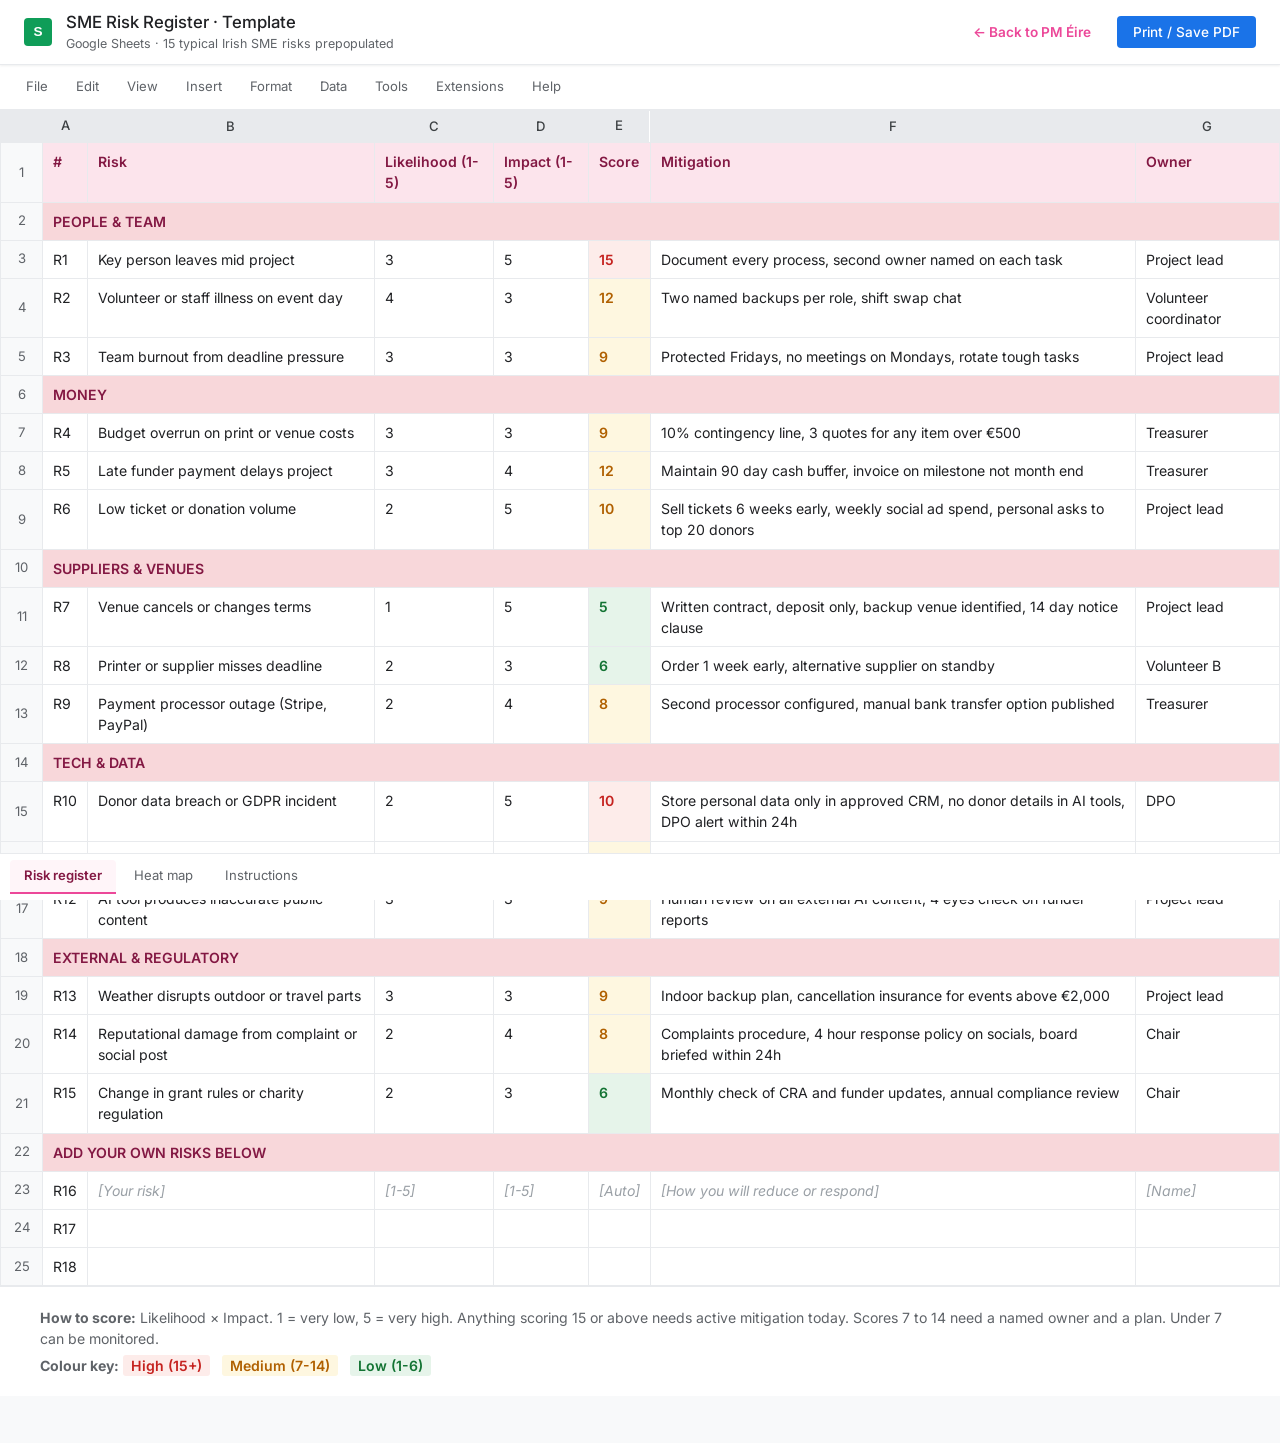
<file: risk-register.html>
<!DOCTYPE html>
<html lang="en">
<head>
<meta charset="UTF-8">
<meta name="viewport" content="width=device-width, initial-scale=1.0">
<title>SME Risk Register · PM Éire</title>
<link href="https://fonts.googleapis.com/css2?family=Inter:wght@300;400;500;600;700&display=swap" rel="stylesheet">
<link rel="stylesheet" href="shared.css">
</head>
<body class="gsheet-wrap">

<div class="gdoc-bar">
  <div class="gdoc-logo sheet">S</div>
  <div class="gdoc-title">
    <strong>SME Risk Register · Template</strong>
    <small>Google Sheets · 15 typical Irish SME risks prepopulated</small>
  </div>
  <a href="../tools.html#templates" class="back-link">← Back to PM Éire</a>
  <button class="copy-btn" onclick="window.print()">Print / Save PDF</button>
</div>

<div class="gsheet-toolbar">
  <span>File</span><span>Edit</span><span>View</span><span>Insert</span><span>Format</span><span>Data</span><span>Tools</span><span>Extensions</span><span>Help</span>
</div>

<table class="gsheet">
  <thead>
    <tr>
      <th class="col-letter" style="width:42px"></th>
      <th class="col-letter">A</th>
      <th class="col-letter">B</th>
      <th class="col-letter">C</th>
      <th class="col-letter">D</th>
      <th class="col-letter">E</th>
      <th class="col-letter">F</th>
      <th class="col-letter">G</th>
    </tr>
  </thead>
  <tbody>
    <tr>
      <th class="row-num">1</th>
      <td class="header-cell">#</td>
      <td class="header-cell">Risk</td>
      <td class="header-cell">Likelihood (1-5)</td>
      <td class="header-cell">Impact (1-5)</td>
      <td class="header-cell">Score</td>
      <td class="header-cell">Mitigation</td>
      <td class="header-cell">Owner</td>
    </tr>

    <tr><th class="row-num">2</th><td class="section-cell" colspan="7">PEOPLE &amp; TEAM</td></tr>
    <tr><th class="row-num">3</th><td>R1</td><td>Key person leaves mid project</td><td>3</td><td>5</td><td class="risk-high">15</td><td>Document every process, second owner named on each task</td><td>Project lead</td></tr>
    <tr><th class="row-num">4</th><td>R2</td><td>Volunteer or staff illness on event day</td><td>4</td><td>3</td><td class="risk-med">12</td><td>Two named backups per role, shift swap chat</td><td>Volunteer coordinator</td></tr>
    <tr><th class="row-num">5</th><td>R3</td><td>Team burnout from deadline pressure</td><td>3</td><td>3</td><td class="risk-med">9</td><td>Protected Fridays, no meetings on Mondays, rotate tough tasks</td><td>Project lead</td></tr>

    <tr><th class="row-num">6</th><td class="section-cell" colspan="7">MONEY</td></tr>
    <tr><th class="row-num">7</th><td>R4</td><td>Budget overrun on print or venue costs</td><td>3</td><td>3</td><td class="risk-med">9</td><td>10% contingency line, 3 quotes for any item over €500</td><td>Treasurer</td></tr>
    <tr><th class="row-num">8</th><td>R5</td><td>Late funder payment delays project</td><td>3</td><td>4</td><td class="risk-med">12</td><td>Maintain 90 day cash buffer, invoice on milestone not month end</td><td>Treasurer</td></tr>
    <tr><th class="row-num">9</th><td>R6</td><td>Low ticket or donation volume</td><td>2</td><td>5</td><td class="risk-med">10</td><td>Sell tickets 6 weeks early, weekly social ad spend, personal asks to top 20 donors</td><td>Project lead</td></tr>

    <tr><th class="row-num">10</th><td class="section-cell" colspan="7">SUPPLIERS &amp; VENUES</td></tr>
    <tr><th class="row-num">11</th><td>R7</td><td>Venue cancels or changes terms</td><td>1</td><td>5</td><td class="risk-low">5</td><td>Written contract, deposit only, backup venue identified, 14 day notice clause</td><td>Project lead</td></tr>
    <tr><th class="row-num">12</th><td>R8</td><td>Printer or supplier misses deadline</td><td>2</td><td>3</td><td class="risk-low">6</td><td>Order 1 week early, alternative supplier on standby</td><td>Volunteer B</td></tr>
    <tr><th class="row-num">13</th><td>R9</td><td>Payment processor outage (Stripe, PayPal)</td><td>2</td><td>4</td><td class="risk-med">8</td><td>Second processor configured, manual bank transfer option published</td><td>Treasurer</td></tr>

    <tr><th class="row-num">14</th><td class="section-cell" colspan="7">TECH &amp; DATA</td></tr>
    <tr><th class="row-num">15</th><td>R10</td><td>Donor data breach or GDPR incident</td><td>2</td><td>5</td><td class="risk-high">10</td><td>Store personal data only in approved CRM, no donor details in AI tools, DPO alert within 24h</td><td>DPO</td></tr>
    <tr><th class="row-num">16</th><td>R11</td><td>Website or donation page downtime</td><td>2</td><td>4</td><td class="risk-med">8</td><td>Uptime monitoring, 24h support contract, static backup page ready</td><td>Volunteer C</td></tr>
    <tr><th class="row-num">17</th><td>R12</td><td>AI tool produces inaccurate public content</td><td>3</td><td>3</td><td class="risk-med">9</td><td>Human review on all external AI content, 4 eyes check on funder reports</td><td>Project lead</td></tr>

    <tr><th class="row-num">18</th><td class="section-cell" colspan="7">EXTERNAL &amp; REGULATORY</td></tr>
    <tr><th class="row-num">19</th><td>R13</td><td>Weather disrupts outdoor or travel parts</td><td>3</td><td>3</td><td class="risk-med">9</td><td>Indoor backup plan, cancellation insurance for events above €2,000</td><td>Project lead</td></tr>
    <tr><th class="row-num">20</th><td>R14</td><td>Reputational damage from complaint or social post</td><td>2</td><td>4</td><td class="risk-med">8</td><td>Complaints procedure, 4 hour response policy on socials, board briefed within 24h</td><td>Chair</td></tr>
    <tr><th class="row-num">21</th><td>R15</td><td>Change in grant rules or charity regulation</td><td>2</td><td>3</td><td class="risk-low">6</td><td>Monthly check of CRA and funder updates, annual compliance review</td><td>Chair</td></tr>

    <tr><th class="row-num">22</th><td class="section-cell" colspan="7">ADD YOUR OWN RISKS BELOW</td></tr>
    <tr><th class="row-num">23</th><td>R16</td><td class="placeholder-cell">[Your risk]</td><td class="placeholder-cell">[1-5]</td><td class="placeholder-cell">[1-5]</td><td class="placeholder-cell">[Auto]</td><td class="placeholder-cell">[How you will reduce or respond]</td><td class="placeholder-cell">[Name]</td></tr>
    <tr><th class="row-num">24</th><td>R17</td><td class="placeholder-cell"></td><td class="placeholder-cell"></td><td class="placeholder-cell"></td><td class="placeholder-cell"></td><td class="placeholder-cell"></td><td class="placeholder-cell"></td></tr>
    <tr><th class="row-num">25</th><td>R18</td><td class="placeholder-cell"></td><td class="placeholder-cell"></td><td class="placeholder-cell"></td><td class="placeholder-cell"></td><td class="placeholder-cell"></td><td class="placeholder-cell"></td></tr>
  </tbody>
</table>

<div style="background:#fff; padding:20px 40px; border-top: 1px solid #e8eaed;">
  <p style="font-size:0.88rem; color:#5f6368;"><strong>How to score:</strong> Likelihood × Impact. 1 = very low, 5 = very high. Anything scoring 15 or above needs active mitigation today. Scores 7 to 14 need a named owner and a plan. Under 7 can be monitored.</p>
  <p style="font-size:0.88rem; color:#5f6368; margin-top:6px;"><strong>Colour key:</strong>
    <span style="background:#fdecea; color:#c5221f; padding:2px 8px; border-radius:3px; font-weight:600;">High (15+)</span>
    <span style="background:#fef7e0; color:#b06000; padding:2px 8px; border-radius:3px; font-weight:600; margin-left:8px;">Medium (7-14)</span>
    <span style="background:#e6f4ea; color:#137333; padding:2px 8px; border-radius:3px; font-weight:600; margin-left:8px;">Low (1-6)</span>
  </p>
</div>

<div class="gsheet-tabs">
  <span class="tab active">Risk register</span>
  <span class="tab">Heat map</span>
  <span class="tab">Instructions</span>
</div>

</body>
</html>
</file>
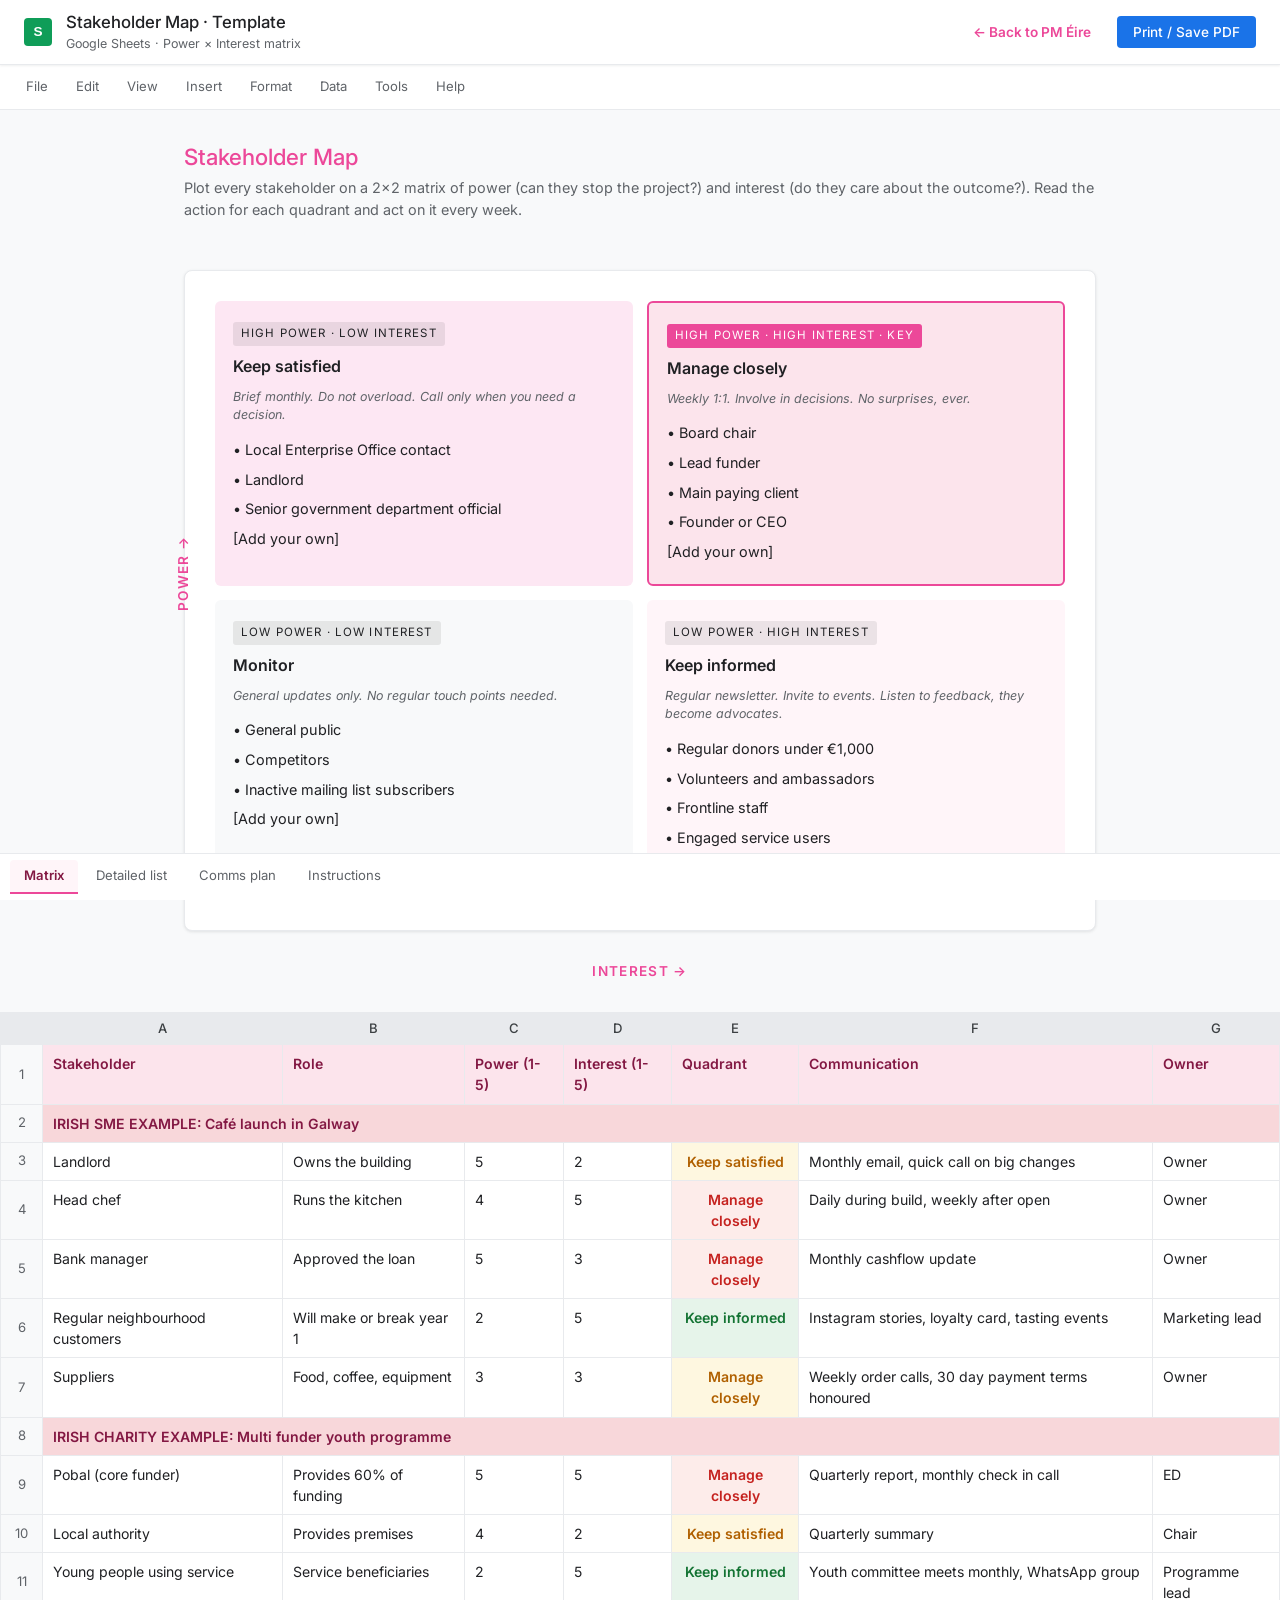
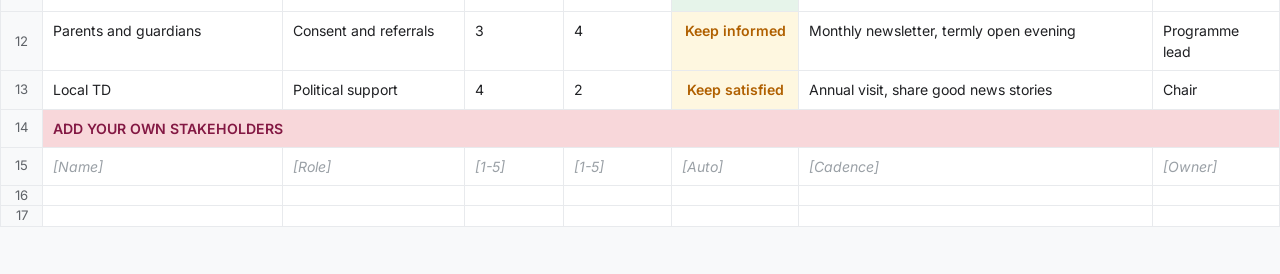
<file: stakeholder-map.html>
<!DOCTYPE html>
<html lang="en">
<head>
<meta charset="UTF-8">
<meta name="viewport" content="width=device-width, initial-scale=1.0">
<title>Stakeholder Map · PM Éire</title>
<link href="https://fonts.googleapis.com/css2?family=Inter:wght@300;400;500;600;700&display=swap" rel="stylesheet">
<link rel="stylesheet" href="shared.css">
<style>
.matrix-wrap {
  max-width: 960px;
  margin: 30px auto;
  padding: 0 24px;
}
.stakeholder-matrix {
  display: grid;
  grid-template-columns: 1fr 1fr;
  gap: 14px;
  background: white;
  padding: 30px;
  border-radius: 8px;
  border: 1px solid #e8eaed;
  box-shadow: 0 1px 3px rgba(60,64,67,0.12);
  position: relative;
  margin: 50px 0 30px;
}
.matrix-quad {
  padding: 18px;
  border-radius: 6px;
  min-height: 180px;
}
.matrix-quad h4 {
  font-size: 1rem;
  margin-bottom: 10px;
  font-weight: 600;
}
.matrix-quad ul { list-style: none; font-size: 0.9rem; }
.matrix-quad ul li { padding: 4px 0; color: #202124; }
.matrix-quad.tl { background: #fde7f3; } /* High power, low interest */
.matrix-quad.tr { background: #fce4ec; border: 2px solid #ec4899; } /* High power, high interest */
.matrix-quad.bl { background: #f8f9fa; }
.matrix-quad.br { background: #fff5f9; }

.matrix-label-y {
  position: absolute;
  left: -40px;
  top: 50%;
  transform: rotate(-90deg) translateX(50%);
  font-weight: 600;
  color: #ec4899;
  font-size: 0.85rem;
  letter-spacing: 0.1em;
}
.matrix-label-x {
  text-align: center;
  font-weight: 600;
  color: #ec4899;
  font-size: 0.85rem;
  letter-spacing: 0.1em;
  margin-top: 10px;
}
.quad-label {
  display: inline-block;
  font-size: 0.72rem;
  text-transform: uppercase;
  letter-spacing: 0.1em;
  padding: 3px 8px;
  border-radius: 3px;
  margin-bottom: 8px;
  background: rgba(0,0,0,0.08);
}
.quad-action {
  font-size: 0.78rem;
  color: #5f6368;
  margin-bottom: 10px;
  font-style: italic;
}
</style>
</head>
<body class="gsheet-wrap">

<div class="gdoc-bar">
  <div class="gdoc-logo sheet">S</div>
  <div class="gdoc-title">
    <strong>Stakeholder Map · Template</strong>
    <small>Google Sheets · Power × Interest matrix</small>
  </div>
  <a href="../tools.html#templates" class="back-link">← Back to PM Éire</a>
  <button class="copy-btn" onclick="window.print()">Print / Save PDF</button>
</div>

<div class="gsheet-toolbar">
  <span>File</span><span>Edit</span><span>View</span><span>Insert</span><span>Format</span><span>Data</span><span>Tools</span><span>Help</span>
</div>

<div class="matrix-wrap">
  <div style="margin-bottom:14px">
    <h2 style="color:#ec4899; font-weight:500; font-size:1.4rem; margin-bottom:4px">Stakeholder Map</h2>
    <p style="color:#5f6368; font-size:0.9rem">Plot every stakeholder on a 2×2 matrix of power (can they stop the project?) and interest (do they care about the outcome?). Read the action for each quadrant and act on it every week.</p>
  </div>

  <div class="stakeholder-matrix">
    <div class="matrix-label-y">POWER →</div>

    <div class="matrix-quad tl">
      <span class="quad-label">High power · Low interest</span>
      <h4>Keep satisfied</h4>
      <p class="quad-action">Brief monthly. Do not overload. Call only when you need a decision.</p>
      <ul>
        <li>• Local Enterprise Office contact</li>
        <li>• Landlord</li>
        <li>• Senior government department official</li>
        <li class="placeholder">[Add your own]</li>
      </ul>
    </div>

    <div class="matrix-quad tr">
      <span class="quad-label" style="background: #ec4899; color: white;">High power · High interest · KEY</span>
      <h4>Manage closely</h4>
      <p class="quad-action">Weekly 1:1. Involve in decisions. No surprises, ever.</p>
      <ul>
        <li>• Board chair</li>
        <li>• Lead funder</li>
        <li>• Main paying client</li>
        <li>• Founder or CEO</li>
        <li class="placeholder">[Add your own]</li>
      </ul>
    </div>

    <div class="matrix-quad bl">
      <span class="quad-label">Low power · Low interest</span>
      <h4>Monitor</h4>
      <p class="quad-action">General updates only. No regular touch points needed.</p>
      <ul>
        <li>• General public</li>
        <li>• Competitors</li>
        <li>• Inactive mailing list subscribers</li>
        <li class="placeholder">[Add your own]</li>
      </ul>
    </div>

    <div class="matrix-quad br">
      <span class="quad-label">Low power · High interest</span>
      <h4>Keep informed</h4>
      <p class="quad-action">Regular newsletter. Invite to events. Listen to feedback, they become advocates.</p>
      <ul>
        <li>• Regular donors under €1,000</li>
        <li>• Volunteers and ambassadors</li>
        <li>• Frontline staff</li>
        <li>• Engaged service users</li>
        <li class="placeholder">[Add your own]</li>
      </ul>
    </div>
  </div>
  <div class="matrix-label-x">INTEREST →</div>
</div>

<!-- DETAILED TABLE -->
<table class="gsheet">
  <thead>
    <tr>
      <th class="col-letter" style="width:42px"></th>
      <th class="col-letter">A</th>
      <th class="col-letter">B</th>
      <th class="col-letter">C</th>
      <th class="col-letter">D</th>
      <th class="col-letter">E</th>
      <th class="col-letter">F</th>
      <th class="col-letter">G</th>
    </tr>
  </thead>
  <tbody>
    <tr>
      <th class="row-num">1</th>
      <td class="header-cell">Stakeholder</td>
      <td class="header-cell">Role</td>
      <td class="header-cell">Power (1-5)</td>
      <td class="header-cell">Interest (1-5)</td>
      <td class="header-cell">Quadrant</td>
      <td class="header-cell">Communication</td>
      <td class="header-cell">Owner</td>
    </tr>
    <tr><th class="row-num">2</th><td class="section-cell" colspan="7">IRISH SME EXAMPLE: Café launch in Galway</td></tr>
    <tr><th class="row-num">3</th><td>Landlord</td><td>Owns the building</td><td>5</td><td>2</td><td class="rag-amber">Keep satisfied</td><td>Monthly email, quick call on big changes</td><td>Owner</td></tr>
    <tr><th class="row-num">4</th><td>Head chef</td><td>Runs the kitchen</td><td>4</td><td>5</td><td class="rag-red">Manage closely</td><td>Daily during build, weekly after open</td><td>Owner</td></tr>
    <tr><th class="row-num">5</th><td>Bank manager</td><td>Approved the loan</td><td>5</td><td>3</td><td class="rag-red">Manage closely</td><td>Monthly cashflow update</td><td>Owner</td></tr>
    <tr><th class="row-num">6</th><td>Regular neighbourhood customers</td><td>Will make or break year 1</td><td>2</td><td>5</td><td class="rag-green">Keep informed</td><td>Instagram stories, loyalty card, tasting events</td><td>Marketing lead</td></tr>
    <tr><th class="row-num">7</th><td>Suppliers</td><td>Food, coffee, equipment</td><td>3</td><td>3</td><td class="rag-amber">Manage closely</td><td>Weekly order calls, 30 day payment terms honoured</td><td>Owner</td></tr>

    <tr><th class="row-num">8</th><td class="section-cell" colspan="7">IRISH CHARITY EXAMPLE: Multi funder youth programme</td></tr>
    <tr><th class="row-num">9</th><td>Pobal (core funder)</td><td>Provides 60% of funding</td><td>5</td><td>5</td><td class="rag-red">Manage closely</td><td>Quarterly report, monthly check in call</td><td>ED</td></tr>
    <tr><th class="row-num">10</th><td>Local authority</td><td>Provides premises</td><td>4</td><td>2</td><td class="rag-amber">Keep satisfied</td><td>Quarterly summary</td><td>Chair</td></tr>
    <tr><th class="row-num">11</th><td>Young people using service</td><td>Service beneficiaries</td><td>2</td><td>5</td><td class="rag-green">Keep informed</td><td>Youth committee meets monthly, WhatsApp group</td><td>Programme lead</td></tr>
    <tr><th class="row-num">12</th><td>Parents and guardians</td><td>Consent and referrals</td><td>3</td><td>4</td><td class="rag-amber">Keep informed</td><td>Monthly newsletter, termly open evening</td><td>Programme lead</td></tr>
    <tr><th class="row-num">13</th><td>Local TD</td><td>Political support</td><td>4</td><td>2</td><td class="rag-amber">Keep satisfied</td><td>Annual visit, share good news stories</td><td>Chair</td></tr>

    <tr><th class="row-num">14</th><td class="section-cell" colspan="7">ADD YOUR OWN STAKEHOLDERS</td></tr>
    <tr><th class="row-num">15</th><td class="placeholder-cell">[Name]</td><td class="placeholder-cell">[Role]</td><td class="placeholder-cell">[1-5]</td><td class="placeholder-cell">[1-5]</td><td class="placeholder-cell">[Auto]</td><td class="placeholder-cell">[Cadence]</td><td class="placeholder-cell">[Owner]</td></tr>
    <tr><th class="row-num">16</th><td class="placeholder-cell"></td><td class="placeholder-cell"></td><td class="placeholder-cell"></td><td class="placeholder-cell"></td><td class="placeholder-cell"></td><td class="placeholder-cell"></td><td class="placeholder-cell"></td></tr>
    <tr><th class="row-num">17</th><td class="placeholder-cell"></td><td class="placeholder-cell"></td><td class="placeholder-cell"></td><td class="placeholder-cell"></td><td class="placeholder-cell"></td><td class="placeholder-cell"></td><td class="placeholder-cell"></td></tr>
  </tbody>
</table>

<div class="gsheet-tabs">
  <span class="tab active">Matrix</span>
  <span class="tab">Detailed list</span>
  <span class="tab">Comms plan</span>
  <span class="tab">Instructions</span>
</div>

</body>
</html>
</file>
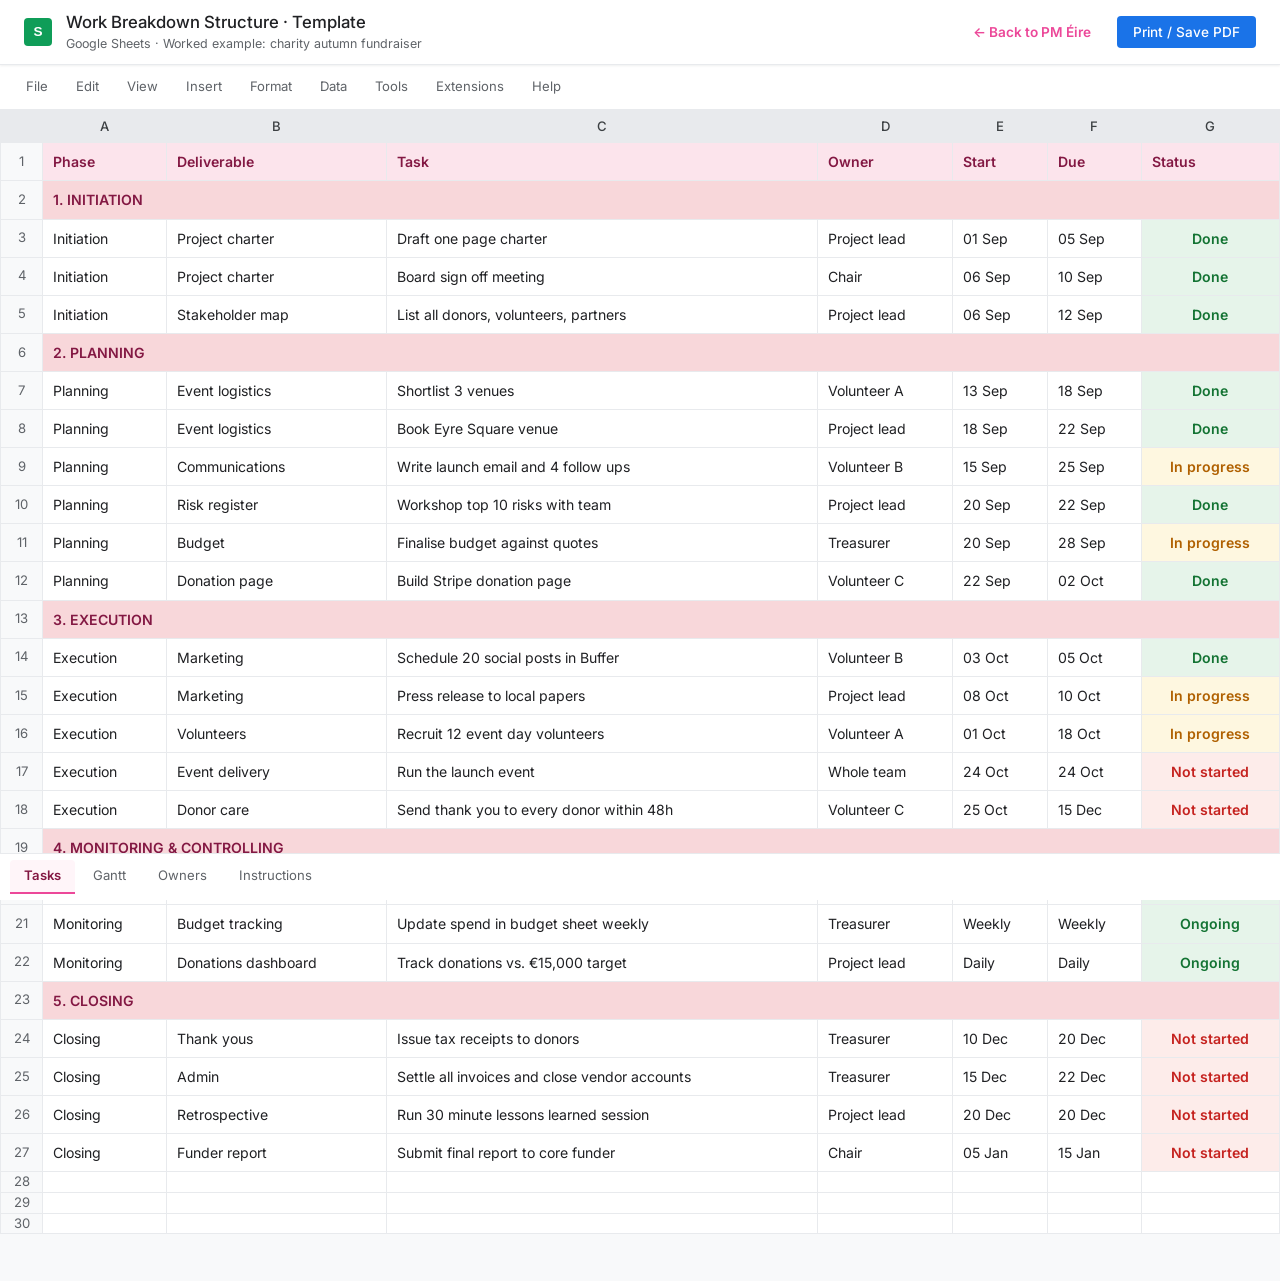
<file: wbs.html>
<!DOCTYPE html>
<html lang="en">
<head>
<meta charset="UTF-8">
<meta name="viewport" content="width=device-width, initial-scale=1.0">
<title>Work Breakdown Structure · PM Éire</title>
<link href="https://fonts.googleapis.com/css2?family=Inter:wght@300;400;500;600;700&display=swap" rel="stylesheet">
<link rel="stylesheet" href="shared.css">
</head>
<body class="gsheet-wrap">

<div class="gdoc-bar">
  <div class="gdoc-logo sheet">S</div>
  <div class="gdoc-title">
    <strong>Work Breakdown Structure · Template</strong>
    <small>Google Sheets · Worked example: charity autumn fundraiser</small>
  </div>
  <a href="../tools.html#templates" class="back-link">← Back to PM Éire</a>
  <button class="copy-btn" onclick="window.print()">Print / Save PDF</button>
</div>

<div class="gsheet-toolbar">
  <span>File</span><span>Edit</span><span>View</span><span>Insert</span><span>Format</span><span>Data</span><span>Tools</span><span>Extensions</span><span>Help</span>
</div>

<table class="gsheet">
  <thead>
    <tr>
      <th class="col-letter" style="width:42px"></th>
      <th class="col-letter">A</th>
      <th class="col-letter">B</th>
      <th class="col-letter">C</th>
      <th class="col-letter">D</th>
      <th class="col-letter">E</th>
      <th class="col-letter">F</th>
      <th class="col-letter">G</th>
    </tr>
  </thead>
  <tbody>
    <tr>
      <th class="row-num">1</th>
      <td class="header-cell">Phase</td>
      <td class="header-cell">Deliverable</td>
      <td class="header-cell">Task</td>
      <td class="header-cell">Owner</td>
      <td class="header-cell">Start</td>
      <td class="header-cell">Due</td>
      <td class="header-cell">Status</td>
    </tr>

    <!-- INITIATION -->
    <tr><th class="row-num">2</th><td class="section-cell" colspan="7">1. INITIATION</td></tr>
    <tr><th class="row-num">3</th><td>Initiation</td><td>Project charter</td><td>Draft one page charter</td><td>Project lead</td><td>01 Sep</td><td>05 Sep</td><td class="rag-green">Done</td></tr>
    <tr><th class="row-num">4</th><td>Initiation</td><td>Project charter</td><td>Board sign off meeting</td><td>Chair</td><td>06 Sep</td><td>10 Sep</td><td class="rag-green">Done</td></tr>
    <tr><th class="row-num">5</th><td>Initiation</td><td>Stakeholder map</td><td>List all donors, volunteers, partners</td><td>Project lead</td><td>06 Sep</td><td>12 Sep</td><td class="rag-green">Done</td></tr>

    <!-- PLANNING -->
    <tr><th class="row-num">6</th><td class="section-cell" colspan="7">2. PLANNING</td></tr>
    <tr><th class="row-num">7</th><td>Planning</td><td>Event logistics</td><td>Shortlist 3 venues</td><td>Volunteer A</td><td>13 Sep</td><td>18 Sep</td><td class="rag-green">Done</td></tr>
    <tr><th class="row-num">8</th><td>Planning</td><td>Event logistics</td><td>Book Eyre Square venue</td><td>Project lead</td><td>18 Sep</td><td>22 Sep</td><td class="rag-green">Done</td></tr>
    <tr><th class="row-num">9</th><td>Planning</td><td>Communications</td><td>Write launch email and 4 follow ups</td><td>Volunteer B</td><td>15 Sep</td><td>25 Sep</td><td class="rag-amber">In progress</td></tr>
    <tr><th class="row-num">10</th><td>Planning</td><td>Risk register</td><td>Workshop top 10 risks with team</td><td>Project lead</td><td>20 Sep</td><td>22 Sep</td><td class="rag-green">Done</td></tr>
    <tr><th class="row-num">11</th><td>Planning</td><td>Budget</td><td>Finalise budget against quotes</td><td>Treasurer</td><td>20 Sep</td><td>28 Sep</td><td class="rag-amber">In progress</td></tr>
    <tr><th class="row-num">12</th><td>Planning</td><td>Donation page</td><td>Build Stripe donation page</td><td>Volunteer C</td><td>22 Sep</td><td>02 Oct</td><td class="rag-green">Done</td></tr>

    <!-- EXECUTION -->
    <tr><th class="row-num">13</th><td class="section-cell" colspan="7">3. EXECUTION</td></tr>
    <tr><th class="row-num">14</th><td>Execution</td><td>Marketing</td><td>Schedule 20 social posts in Buffer</td><td>Volunteer B</td><td>03 Oct</td><td>05 Oct</td><td class="rag-green">Done</td></tr>
    <tr><th class="row-num">15</th><td>Execution</td><td>Marketing</td><td>Press release to local papers</td><td>Project lead</td><td>08 Oct</td><td>10 Oct</td><td class="rag-amber">In progress</td></tr>
    <tr><th class="row-num">16</th><td>Execution</td><td>Volunteers</td><td>Recruit 12 event day volunteers</td><td>Volunteer A</td><td>01 Oct</td><td>18 Oct</td><td class="rag-amber">In progress</td></tr>
    <tr><th class="row-num">17</th><td>Execution</td><td>Event delivery</td><td>Run the launch event</td><td>Whole team</td><td>24 Oct</td><td>24 Oct</td><td class="rag-red">Not started</td></tr>
    <tr><th class="row-num">18</th><td>Execution</td><td>Donor care</td><td>Send thank you to every donor within 48h</td><td>Volunteer C</td><td>25 Oct</td><td>15 Dec</td><td class="rag-red">Not started</td></tr>

    <!-- MONITORING -->
    <tr><th class="row-num">19</th><td class="section-cell" colspan="7">4. MONITORING &amp; CONTROLLING</td></tr>
    <tr><th class="row-num">20</th><td>Monitoring</td><td>Weekly status</td><td>Send Friday status update to board</td><td>Project lead</td><td>Weekly</td><td>Weekly</td><td class="rag-green">Ongoing</td></tr>
    <tr><th class="row-num">21</th><td>Monitoring</td><td>Budget tracking</td><td>Update spend in budget sheet weekly</td><td>Treasurer</td><td>Weekly</td><td>Weekly</td><td class="rag-green">Ongoing</td></tr>
    <tr><th class="row-num">22</th><td>Monitoring</td><td>Donations dashboard</td><td>Track donations vs. €15,000 target</td><td>Project lead</td><td>Daily</td><td>Daily</td><td class="rag-green">Ongoing</td></tr>

    <!-- CLOSING -->
    <tr><th class="row-num">23</th><td class="section-cell" colspan="7">5. CLOSING</td></tr>
    <tr><th class="row-num">24</th><td>Closing</td><td>Thank yous</td><td>Issue tax receipts to donors</td><td>Treasurer</td><td>10 Dec</td><td>20 Dec</td><td class="rag-red">Not started</td></tr>
    <tr><th class="row-num">25</th><td>Closing</td><td>Admin</td><td>Settle all invoices and close vendor accounts</td><td>Treasurer</td><td>15 Dec</td><td>22 Dec</td><td class="rag-red">Not started</td></tr>
    <tr><th class="row-num">26</th><td>Closing</td><td>Retrospective</td><td>Run 30 minute lessons learned session</td><td>Project lead</td><td>20 Dec</td><td>20 Dec</td><td class="rag-red">Not started</td></tr>
    <tr><th class="row-num">27</th><td>Closing</td><td>Funder report</td><td>Submit final report to core funder</td><td>Chair</td><td>05 Jan</td><td>15 Jan</td><td class="rag-red">Not started</td></tr>

    <!-- Empty rows for editing -->
    <tr><th class="row-num">28</th><td></td><td></td><td></td><td></td><td></td><td></td><td></td></tr>
    <tr><th class="row-num">29</th><td></td><td></td><td></td><td></td><td></td><td></td><td></td></tr>
    <tr><th class="row-num">30</th><td></td><td></td><td></td><td></td><td></td><td></td><td></td></tr>
  </tbody>
</table>

<div class="gsheet-tabs">
  <span class="tab active">Tasks</span>
  <span class="tab">Gantt</span>
  <span class="tab">Owners</span>
  <span class="tab">Instructions</span>
</div>

</body>
</html>
</file>
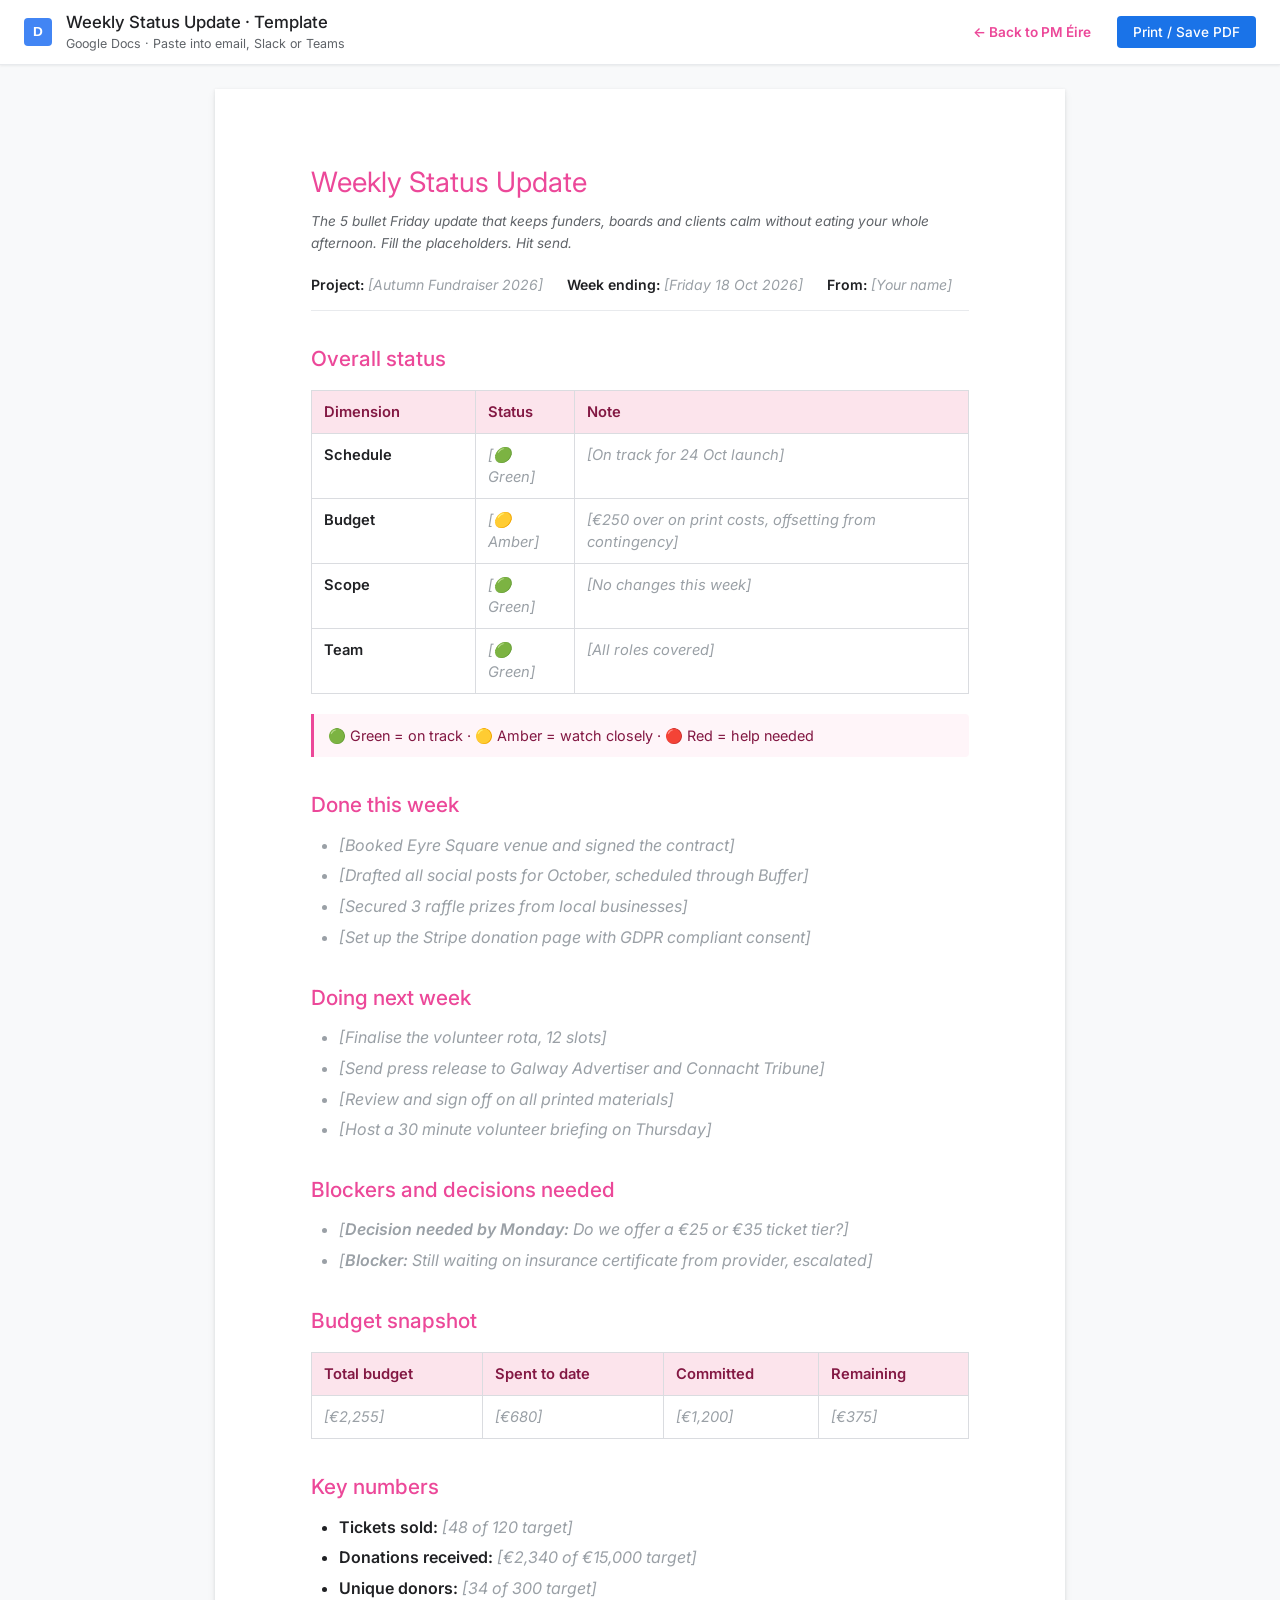
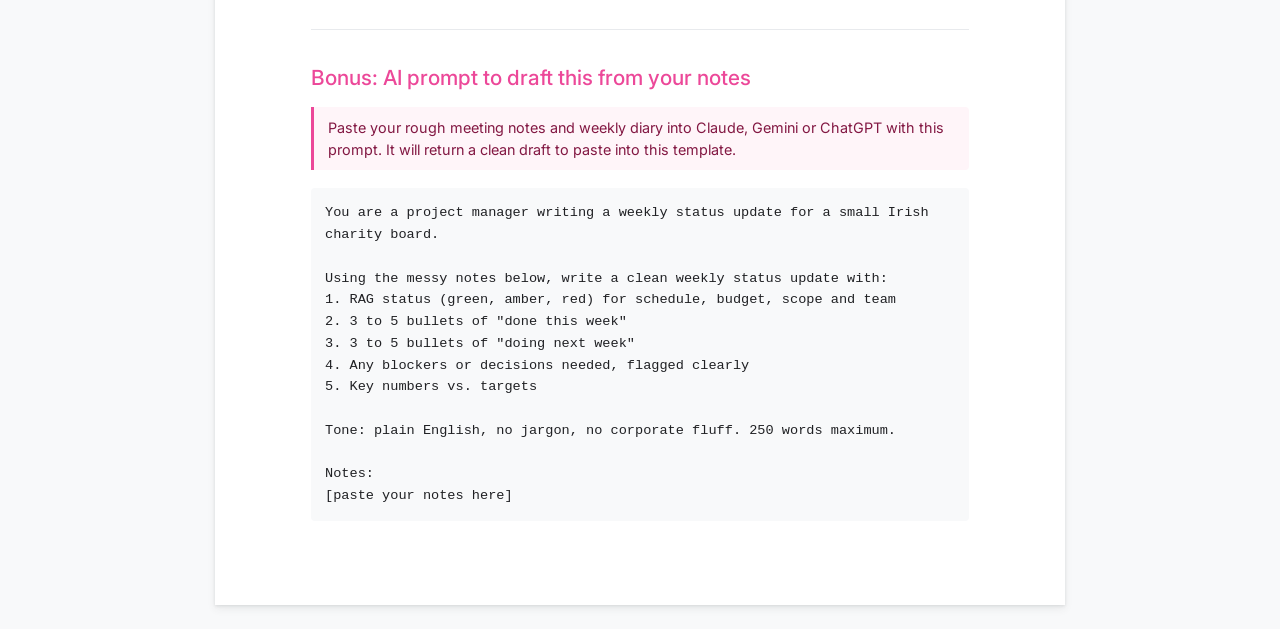
<file: weekly-status-update.html>
<!DOCTYPE html>
<html lang="en">
<head>
<meta charset="UTF-8">
<meta name="viewport" content="width=device-width, initial-scale=1.0">
<title>Weekly Status Update Template · PM Éire</title>
<link href="https://fonts.googleapis.com/css2?family=Inter:wght@300;400;500;600;700&display=swap" rel="stylesheet">
<link rel="stylesheet" href="shared.css">
</head>
<body>

<div class="gdoc-bar">
  <div class="gdoc-logo">D</div>
  <div class="gdoc-title">
    <strong>Weekly Status Update · Template</strong>
    <small>Google Docs · Paste into email, Slack or Teams</small>
  </div>
  <a href="../tools.html#templates" class="back-link">← Back to PM Éire</a>
  <button class="copy-btn" onclick="window.print()">Print / Save PDF</button>
</div>

<article class="gdoc-page">

  <h1>Weekly Status Update</h1>
  <p class="sub">The 5 bullet Friday update that keeps funders, boards and clients calm without eating your whole afternoon. Fill the placeholders. Hit send.</p>

  <div class="meta-line">
    <span><strong>Project:</strong> <span class="placeholder">[Autumn Fundraiser 2026]</span></span>
    <span><strong>Week ending:</strong> <span class="placeholder">[Friday 18 Oct 2026]</span></span>
    <span><strong>From:</strong> <span class="placeholder">[Your name]</span></span>
  </div>

  <h2>Overall status</h2>
  <table>
    <thead>
      <tr>
        <th style="width:25%">Dimension</th>
        <th style="width:15%">Status</th>
        <th>Note</th>
      </tr>
    </thead>
    <tbody>
      <tr>
        <td><strong>Schedule</strong></td>
        <td><span class="placeholder">[🟢 Green]</span></td>
        <td class="placeholder">[On track for 24 Oct launch]</td>
      </tr>
      <tr>
        <td><strong>Budget</strong></td>
        <td><span class="placeholder">[🟡 Amber]</span></td>
        <td class="placeholder">[€250 over on print costs, offsetting from contingency]</td>
      </tr>
      <tr>
        <td><strong>Scope</strong></td>
        <td><span class="placeholder">[🟢 Green]</span></td>
        <td class="placeholder">[No changes this week]</td>
      </tr>
      <tr>
        <td><strong>Team</strong></td>
        <td><span class="placeholder">[🟢 Green]</span></td>
        <td class="placeholder">[All roles covered]</td>
      </tr>
    </tbody>
  </table>
  <p class="hint">🟢 Green = on track · 🟡 Amber = watch closely · 🔴 Red = help needed</p>

  <h2>Done this week</h2>
  <ul>
    <li class="placeholder">[Booked Eyre Square venue and signed the contract]</li>
    <li class="placeholder">[Drafted all social posts for October, scheduled through Buffer]</li>
    <li class="placeholder">[Secured 3 raffle prizes from local businesses]</li>
    <li class="placeholder">[Set up the Stripe donation page with GDPR compliant consent]</li>
  </ul>

  <h2>Doing next week</h2>
  <ul>
    <li class="placeholder">[Finalise the volunteer rota, 12 slots]</li>
    <li class="placeholder">[Send press release to Galway Advertiser and Connacht Tribune]</li>
    <li class="placeholder">[Review and sign off on all printed materials]</li>
    <li class="placeholder">[Host a 30 minute volunteer briefing on Thursday]</li>
  </ul>

  <h2>Blockers and decisions needed</h2>
  <ul>
    <li class="placeholder">[<strong>Decision needed by Monday:</strong> Do we offer a €25 or €35 ticket tier?]</li>
    <li class="placeholder">[<strong>Blocker:</strong> Still waiting on insurance certificate from provider, escalated]</li>
  </ul>

  <h2>Budget snapshot</h2>
  <table>
    <thead>
      <tr>
        <th>Total budget</th>
        <th>Spent to date</th>
        <th>Committed</th>
        <th>Remaining</th>
      </tr>
    </thead>
    <tbody>
      <tr>
        <td class="placeholder">[€2,255]</td>
        <td class="placeholder">[€680]</td>
        <td class="placeholder">[€1,200]</td>
        <td class="placeholder">[€375]</td>
      </tr>
    </tbody>
  </table>

  <h2>Key numbers</h2>
  <ul>
    <li><strong>Tickets sold:</strong> <span class="placeholder">[48 of 120 target]</span></li>
    <li><strong>Donations received:</strong> <span class="placeholder">[€2,340 of €15,000 target]</span></li>
    <li><strong>Unique donors:</strong> <span class="placeholder">[34 of 300 target]</span></li>
  </ul>

  <hr class="divider">

  <h2>Bonus: AI prompt to draft this from your notes</h2>
  <div class="hint">Paste your rough meeting notes and weekly diary into Claude, Gemini or ChatGPT with this prompt. It will return a clean draft to paste into this template.</div>
  <p style="font-family: 'Monaco', monospace; font-size: 0.85rem; background: #f8f9fa; padding: 14px; border-radius: 4px; white-space: pre-wrap;">You are a project manager writing a weekly status update for a small Irish charity board.

Using the messy notes below, write a clean weekly status update with:
1. RAG status (green, amber, red) for schedule, budget, scope and team
2. 3 to 5 bullets of "done this week"
3. 3 to 5 bullets of "doing next week"
4. Any blockers or decisions needed, flagged clearly
5. Key numbers vs. targets

Tone: plain English, no jargon, no corporate fluff. 250 words maximum.

Notes:
[paste your notes here]</p>

</article>

</body>
</html>
</file>
<file: shared.css>
/* PM Éire Templates — Google Doc / Sheet styled pages */
* { box-sizing: border-box; margin: 0; padding: 0; }

body {
  font-family: 'Inter', -apple-system, BlinkMacSystemFont, sans-serif;
  background: #f8f9fa;
  color: #202124;
  line-height: 1.5;
  padding: 0;
}

/* Google-style top bar */
.gdoc-bar {
  background: #fff;
  border-bottom: 1px solid #e8eaed;
  padding: 10px 24px;
  display: flex;
  align-items: center;
  gap: 14px;
  box-shadow: 0 1px 2px rgba(60,64,67,0.08);
  position: sticky;
  top: 0;
  z-index: 10;
}
.gdoc-logo {
  width: 28px; height: 28px;
  background: #4285f4;
  border-radius: 4px;
  color: #fff;
  display: flex;
  align-items: center;
  justify-content: center;
  font-weight: 700;
  font-size: 0.85rem;
  font-family: 'Product Sans', Arial, sans-serif;
}
.gdoc-logo.sheet { background: #0f9d58; }
.gdoc-title {
  flex: 1;
  display: flex;
  flex-direction: column;
  min-width: 0;
}
.gdoc-title strong {
  font-size: 1.05rem;
  font-weight: 500;
  color: #202124;
  white-space: nowrap;
  overflow: hidden;
  text-overflow: ellipsis;
}
.gdoc-title small {
  font-size: 0.78rem;
  color: #5f6368;
}
.gdoc-bar .back-link {
  font-size: 0.85rem;
  color: #ec4899;
  text-decoration: none;
  font-weight: 600;
  padding: 6px 12px;
  border-radius: 4px;
  transition: background 0.15s ease;
}
.gdoc-bar .back-link:hover { background: #fdf2f8; }
.gdoc-bar .copy-btn {
  background: #1a73e8;
  color: white;
  border: none;
  padding: 8px 16px;
  border-radius: 4px;
  font-size: 0.85rem;
  font-weight: 500;
  cursor: pointer;
  font-family: inherit;
}
.gdoc-bar .copy-btn:hover { background: #1557b0; }

/* Document body (Google Docs style) */
.gdoc-page {
  max-width: 850px;
  margin: 24px auto;
  background: white;
  padding: 72px 96px;
  box-shadow: 0 1px 3px rgba(60,64,67,0.12), 0 4px 8px rgba(60,64,67,0.08);
  min-height: calc(100vh - 100px);
  font-family: 'Inter', Arial, sans-serif;
  color: #202124;
}

.gdoc-page h1 {
  font-size: 1.75rem;
  font-weight: 400;
  color: #ec4899;
  margin-bottom: 4px;
  font-family: 'Inter', sans-serif;
}
.gdoc-page h2 {
  font-size: 1.3rem;
  font-weight: 500;
  color: #ec4899;
  margin-top: 32px;
  margin-bottom: 8px;
  padding-bottom: 4px;
}
.gdoc-page h3 {
  font-size: 1.1rem;
  font-weight: 500;
  color: #202124;
  margin-top: 20px;
  margin-bottom: 6px;
}
.gdoc-page p {
  margin: 8px 0 12px;
  font-size: 0.98rem;
  line-height: 1.6;
}
.gdoc-page ul, .gdoc-page ol {
  margin: 8px 0 16px 28px;
}
.gdoc-page li {
  margin-bottom: 6px;
  line-height: 1.55;
}
.gdoc-page .sub {
  color: #5f6368;
  font-size: 0.85rem;
  font-style: italic;
  margin-bottom: 20px;
}
.gdoc-page .hint {
  background: #fff5f9;
  border-left: 3px solid #ec4899;
  padding: 10px 14px;
  margin: 10px 0 18px;
  font-size: 0.9rem;
  color: #831843;
  border-radius: 0 4px 4px 0;
}
.gdoc-page .placeholder {
  color: #9aa0a6;
  font-style: italic;
}
.gdoc-page .field-line {
  border-bottom: 1px solid #dadce0;
  min-height: 28px;
  padding: 6px 2px;
  margin: 6px 0;
}
.gdoc-page .divider {
  border: none;
  border-top: 1px solid #e8eaed;
  margin: 28px 0;
}
.gdoc-page table {
  width: 100%;
  border-collapse: collapse;
  margin: 12px 0 20px;
  font-size: 0.92rem;
}
.gdoc-page table th,
.gdoc-page table td {
  border: 1px solid #dadce0;
  padding: 10px 12px;
  text-align: left;
  vertical-align: top;
}
.gdoc-page table th {
  background: #fce4ec;
  color: #831843;
  font-weight: 600;
}
.gdoc-page strong { font-weight: 600; }
.gdoc-page .meta-line {
  display: flex;
  gap: 24px;
  flex-wrap: wrap;
  color: #5f6368;
  font-size: 0.88rem;
  padding-bottom: 14px;
  border-bottom: 1px solid #e8eaed;
  margin-bottom: 24px;
}
.gdoc-page .meta-line span strong { color: #202124; }

/* Signature block */
.sig-block {
  display: grid;
  grid-template-columns: 1fr 1fr;
  gap: 40px;
  margin-top: 32px;
}
.sig-block .sig {
  border-top: 1px solid #202124;
  padding-top: 6px;
  font-size: 0.85rem;
  color: #5f6368;
}

/* ============= SHEETS STYLE ============= */
.gsheet-wrap {
  background: #f8f9fa;
  padding: 0;
  min-height: 100vh;
}
.gsheet-toolbar {
  background: #fff;
  border-bottom: 1px solid #e8eaed;
  padding: 8px 16px;
  display: flex;
  gap: 8px;
  font-size: 0.82rem;
  color: #5f6368;
  overflow-x: auto;
  white-space: nowrap;
}
.gsheet-toolbar span {
  padding: 4px 10px;
  border-radius: 4px;
  cursor: pointer;
}
.gsheet-toolbar span:hover { background: #f1f3f4; }

/* Column headers + row numbers */
.gsheet {
  width: 100%;
  border-collapse: collapse;
  font-size: 0.88rem;
  background: white;
  font-family: 'Inter', Arial, sans-serif;
}
.gsheet thead th {
  background: #f8f9fa;
  border: 1px solid #e8eaed;
  padding: 6px 10px;
  font-weight: 500;
  color: #5f6368;
  text-align: left;
  font-size: 0.82rem;
  position: sticky;
  top: 0;
}
.gsheet thead th.col-letter {
  text-align: center;
  background: #e8eaed;
  color: #3c4043;
  font-weight: 500;
}
.gsheet tbody th.row-num {
  background: #f8f9fa;
  border: 1px solid #e8eaed;
  text-align: center;
  width: 42px;
  color: #5f6368;
  font-weight: 400;
  font-size: 0.82rem;
}
.gsheet td {
  border: 1px solid #e8eaed;
  padding: 8px 10px;
  vertical-align: top;
  color: #202124;
  min-height: 32px;
}
.gsheet td.header-cell {
  background: #fce4ec;
  color: #831843;
  font-weight: 600;
}
.gsheet td.section-cell {
  background: #f8d7da;
  font-weight: 600;
  color: #831843;
}
.gsheet td.placeholder-cell {
  color: #9aa0a6;
  font-style: italic;
}
.gsheet td.risk-high  { background: #fdecea; color: #c5221f; font-weight: 600; }
.gsheet td.risk-med   { background: #fef7e0; color: #b06000; font-weight: 600; }
.gsheet td.risk-low   { background: #e6f4ea; color: #137333; font-weight: 600; }
.gsheet td.rag-green  { background: #e6f4ea; color: #137333; font-weight: 600; text-align: center; }
.gsheet td.rag-amber  { background: #fef7e0; color: #b06000; font-weight: 600; text-align: center; }
.gsheet td.rag-red    { background: #fdecea; color: #c5221f; font-weight: 600; text-align: center; }

.gsheet td:first-child { font-weight: 500; }

/* Tabs at the bottom (Google Sheets) */
.gsheet-tabs {
  background: #fff;
  border-top: 1px solid #e8eaed;
  padding: 6px 10px;
  display: flex;
  gap: 4px;
  font-size: 0.82rem;
  position: sticky;
  bottom: 0;
}
.gsheet-tabs .tab {
  padding: 6px 14px;
  border-radius: 4px 4px 0 0;
  color: #5f6368;
  cursor: pointer;
}
.gsheet-tabs .tab.active {
  background: #fff5f9;
  color: #831843;
  font-weight: 600;
  border-bottom: 2px solid #ec4899;
}

/* Responsive */
@media (max-width: 720px) {
  .gdoc-page { padding: 40px 24px; margin: 12px; }
  .gdoc-page h1 { font-size: 1.4rem; }
  .gdoc-page table { font-size: 0.82rem; }
  .gdoc-page table th, .gdoc-page table td { padding: 6px 8px; }
  .sig-block { grid-template-columns: 1fr; gap: 20px; }
}

/* Print */
@media print {
  .gdoc-bar, .gsheet-toolbar, .gsheet-tabs { display: none; }
  .gdoc-page { box-shadow: none; margin: 0; padding: 20px; }
}
</file>
